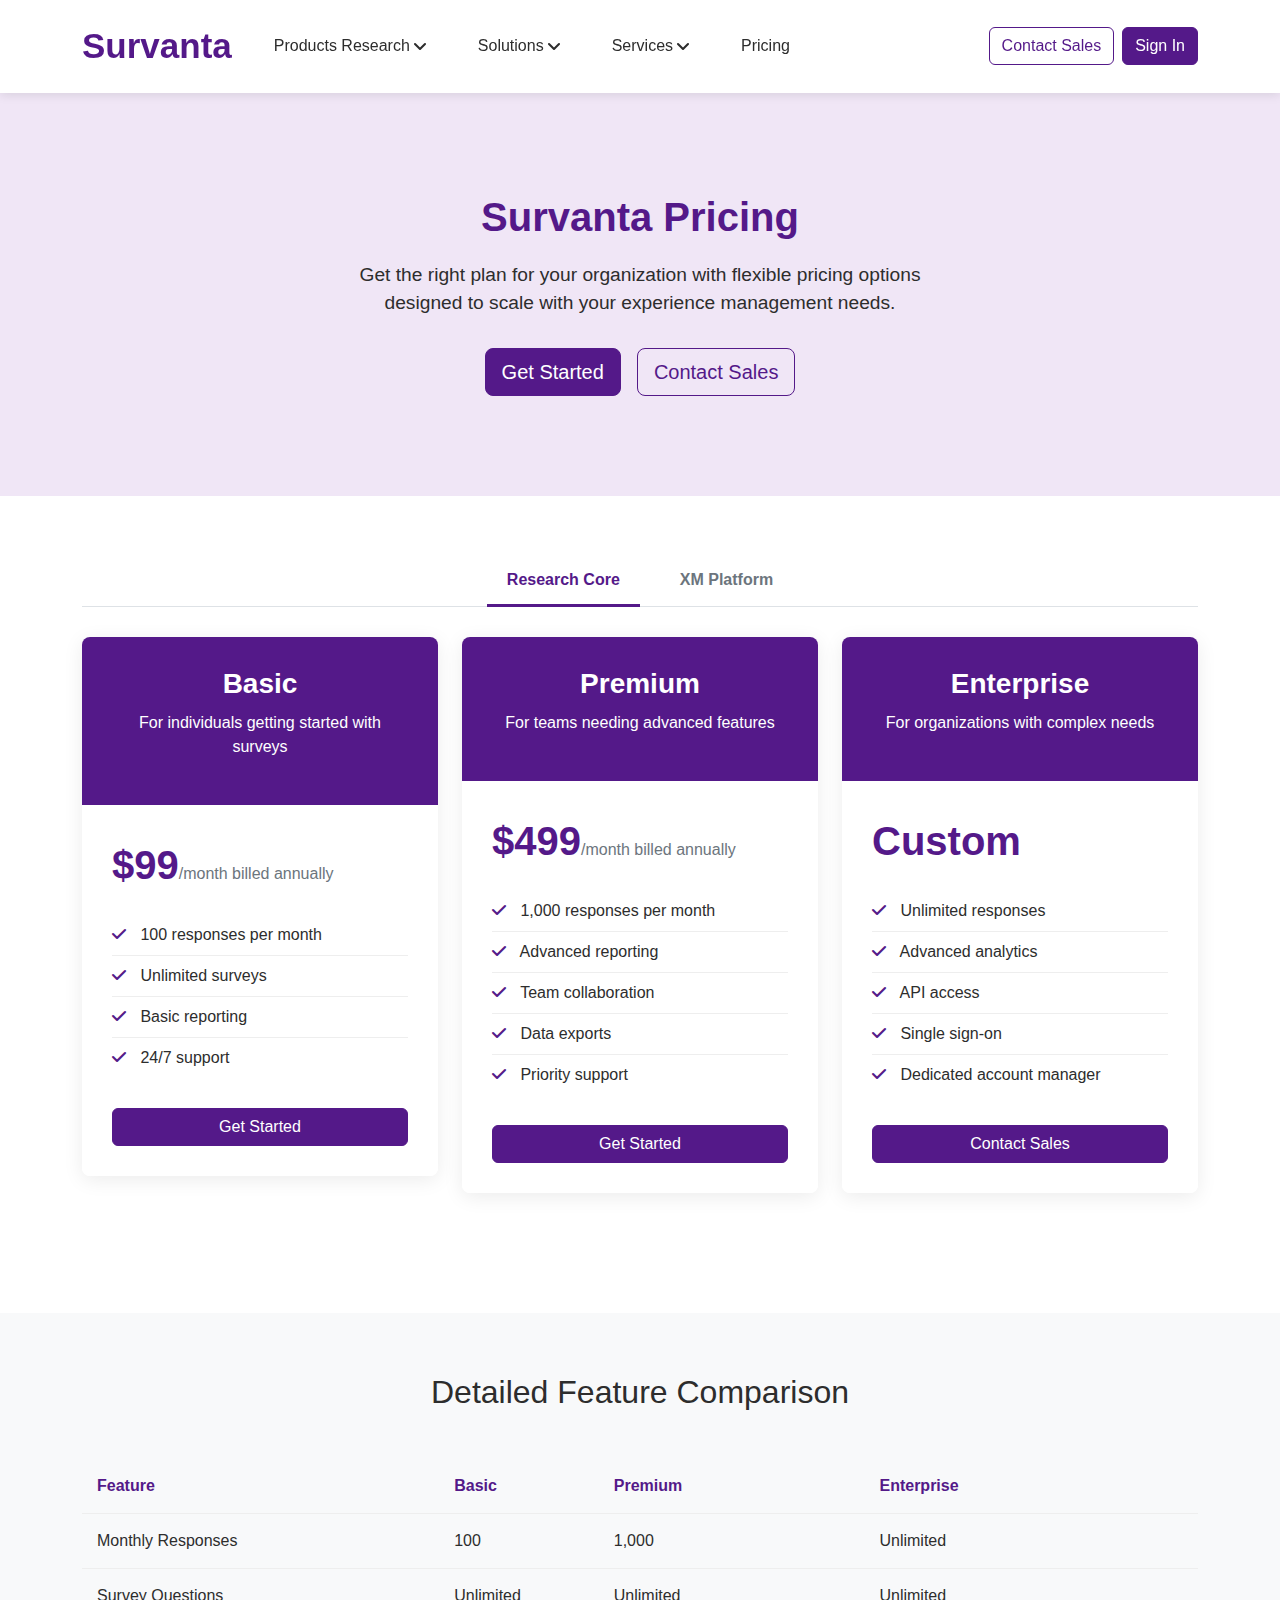
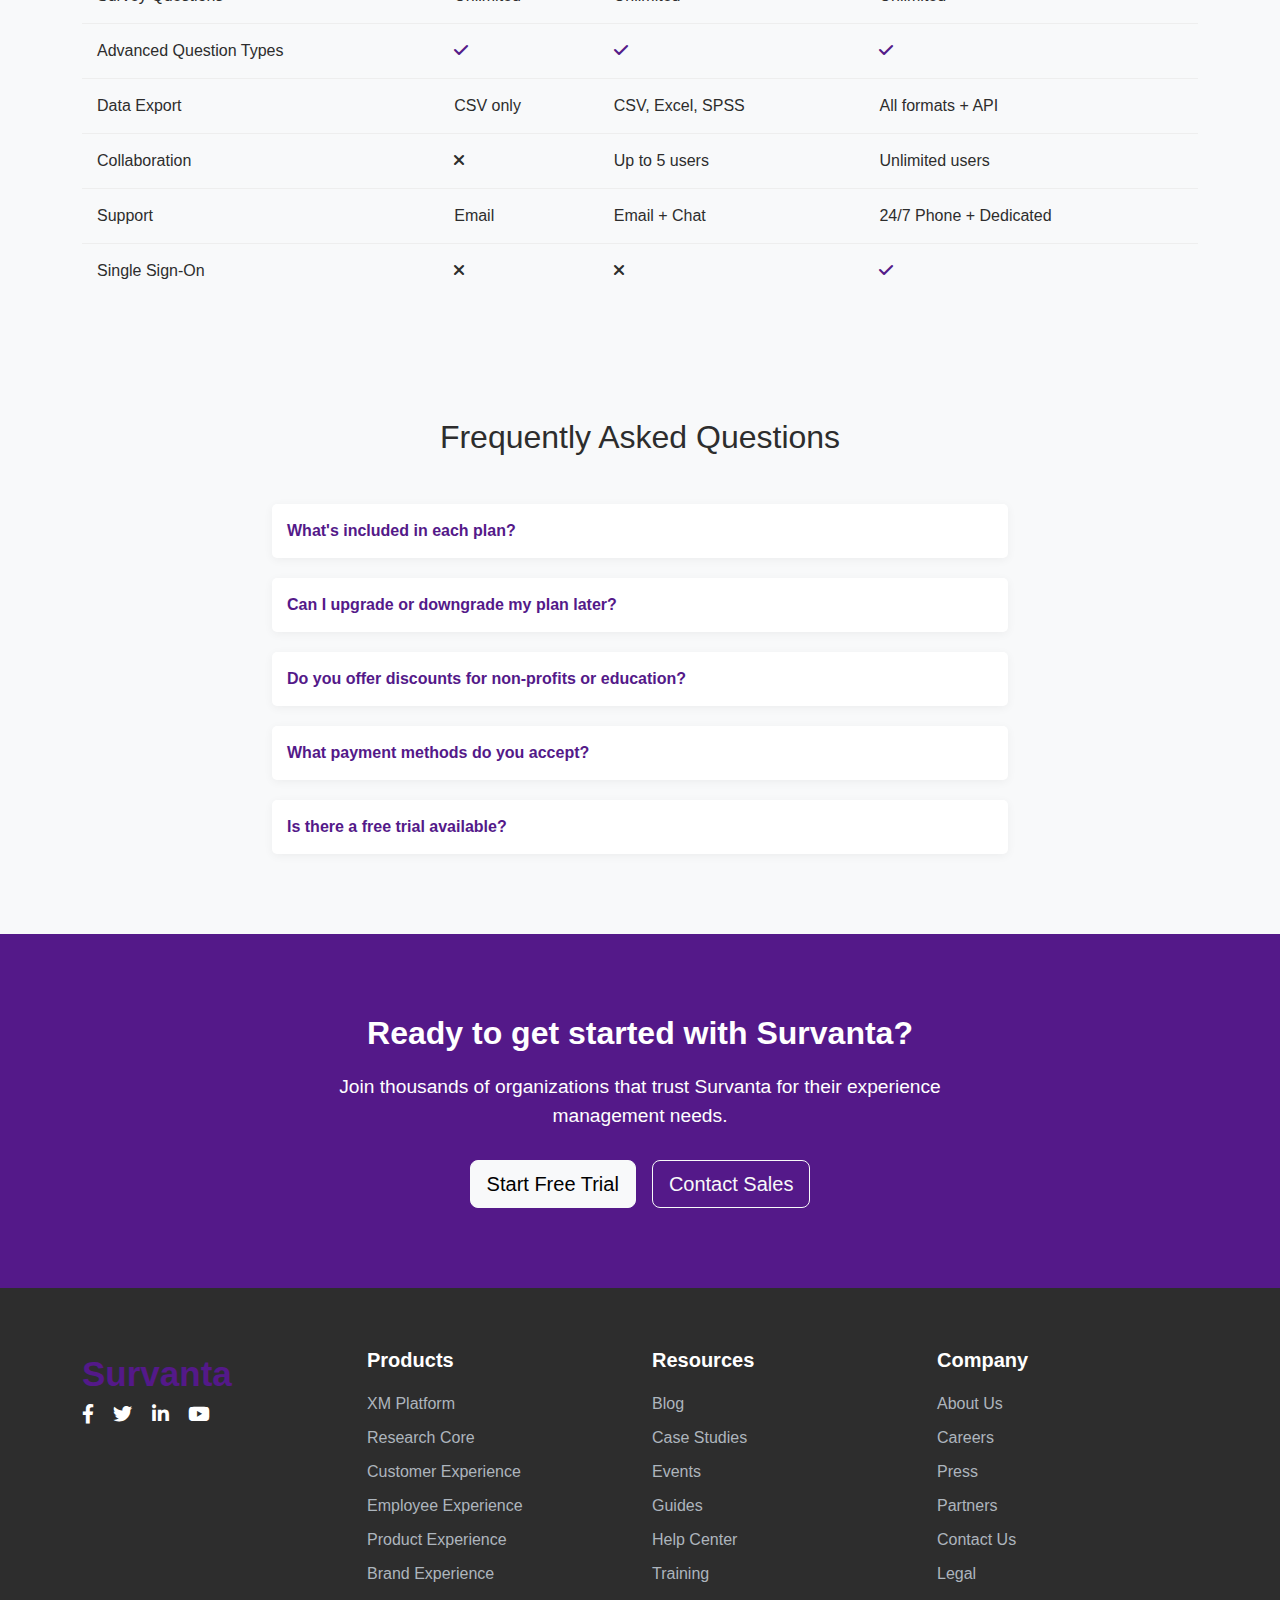
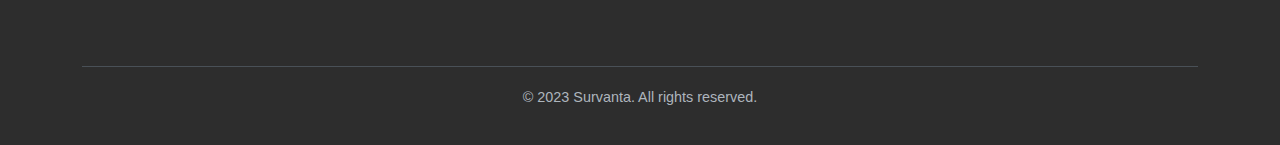
<file: pricing.html>
<!DOCTYPE html>
<html lang="en">
<head>
    <meta charset="UTF-8">
    <meta name="viewport" content="width=device-width, initial-scale=1.0">
    <title>Survanta Pricing | Experience Management Software</title>
    <link href="https://cdn.jsdelivr.net/npm/bootstrap@5.3.0/dist/css/bootstrap.min.css" rel="stylesheet">
    <link rel="stylesheet" href="https://cdnjs.cloudflare.com/ajax/libs/font-awesome/6.0.0/css/all.min.css">
    
    <link rel="stylesheet" href="styles.css">

    <!-- Font Awesome for the chevron icon -->
    <link rel="stylesheet" href="https://cdnjs.cloudflare.com/ajax/libs/font-awesome/6.0.0/css/all.min.css">
    
    </head>
    <body>
    
    
    
    
    
    
   <!-- Navigation -->
<nav class="navbar navbar-expand-lg navbar-light sticky-top">
    <div class="container">
        <a class="navbar-brand" href="index.html">
            <div class="survanta">Survanta</div>
        </a>
        <button class="navbar-toggler" type="button" data-bs-toggle="collapse" data-bs-target="#navbarNavDropdown" aria-controls="navbarNavDropdown" aria-expanded="false" aria-label="Toggle navigation">
            <span class="navbar-toggler-icon"></span>
        </button>
        <div class="collapse navbar-collapse" id="navbarNavDropdown">
            <ul class="navbar-nav me-auto">
                <!-- Products Dropdown -->
                <li class="nav-item dropdown dropdown-mega">
                    <a class="nav-link dropdown-toggle" href="product-research.html" id="productsDropdown" role="button" data-bs-toggle="dropdown" aria-expanded="false">
                        Products Research
                        <i class="fa-solid fa-angle-down ms-1"></i>
                    </a>
                    <div class="dropdown-menu mega-menu" aria-labelledby="productsDropdown">
                        <div class="container">
                            <div class="row">
                                <div class="col-md-4">
                                    <h5>Platform</h5>
                                    <ul class="list-unstyled">
                                        <li><a class="dropdown-item" href="#">XM Platform</a></li>
                                        <li><a class="dropdown-item" href="#">Research Core</a></li>
                                        <li><a class="dropdown-item" href="#">Stats iQ</a></li>
                                        <li><a class="dropdown-item" href="#">Text iQ</a></li>
                                        <li><a class="dropdown-item" href="#">Driver iQ</a></li>
                                    </ul>
                                </div>
                                <div class="col-md-4">
                                    <h5>Solutions</h5>
                                    <ul class="list-unstyled">
                                        <li><a class="dropdown-item" href="#">Customer Experience</a></li>
                                        <li><a class="dropdown-item" href="#">Employee Experience</a></li>
                                        <li><a class="dropdown-item" href="#">Product Experience</a></li>
                                        <li><a class="dropdown-item" href="#">Brand Experience</a></li>
                                    </ul>
                                </div>
                                <div class="col-md-4">
                                    <h5>Features</h5>
                                    <ul class="list-unstyled">
                                        <li><a class="dropdown-item" href="#">Survey Software</a></li>
                                        <li><a class="dropdown-item" href="#">Dashboards</a></li>
                                        <li><a class="dropdown-item" href="#">Advanced Analytics</a></li>
                                        <li><a class="dropdown-item" href="#">Integrations</a></li>
                                    </ul>
                                </div>
                            </div>
                        </div>
                    </div>
                </li>
                
                <!-- Solutions Dropdown -->
                <li class="nav-item dropdown dropdown-mega">
                    <a class="nav-link dropdown-toggle" href="index.html" id="homeDropdown" role="button" data-bs-toggle="dropdown" aria-expanded="false">
                        Solutions
                        <i class="fa-solid fa-angle-down ms-1"></i>
                    </a>
                    <div class="dropdown-menu mega-menu" aria-labelledby="homeDropdown">
                        <div class="container">
                            <div class="row">
                                <div class="col-md-4">
                                    <h5>By Role</h5>
                                    <ul class="list-unstyled">
                                        <li><a class="dropdown-item" href="#">HR & People Teams</a></li>
                                        <li><a class="dropdown-item" href="#">Customer Experience</a></li>
                                        <li><a class="dropdown-item" href="#">Market Research</a></li>
                                        <li><a class="dropdown-item" href="#">Product Management</a></li>
                                        <li><a class="dropdown-item" href="#">Marketing Teams</a></li>
                                    </ul>
                                </div>
                                <div class="col-md-4">
                                    <h5>By Industry</h5>
                                    <ul class="list-unstyled">
                                        <li><a class="dropdown-item" href="#">Financial Services</a></li>
                                        <li><a class="dropdown-item" href="#">Healthcare</a></li>
                                        <li><a class="dropdown-item" href="#">Retail</a></li>
                                        <li><a class="dropdown-item" href="#">Technology</a></li>
                                        <li><a class="dropdown-item" href="#">Education</a></li>
                                    </ul>
                                </div>
                                <div class="col-md-4">
                                    <h5>By Need</h5>
                                    <ul class="list-unstyled">
                                        <li><a class="dropdown-item" href="#">Voice of Customer</a></li>
                                        <li><a class="dropdown-item" href="#">Employee Engagement</a></li>
                                        <li><a class="dropdown-item" href="#">Product Research</a></li>
                                        <li><a class="dropdown-item" href="#">Brand Tracking</a></li>
                                    </ul>
                                </div>
                            </div>
                        </div>
                    </div>
                </li>
                
                <!-- Services Dropdown -->
                <li class="nav-item dropdown dropdown-mega">
                    <a class="nav-link dropdown-toggle" href="services.html" id="servicesDropdown" role="button" data-bs-toggle="dropdown" aria-expanded="false">
                        Services
                        <i class="fa-solid fa-angle-down ms-1"></i>
                    </a>
                    <div class="dropdown-menu mega-menu" aria-labelledby="servicesDropdown">
                        <div class="container">
                            <div class="row">
                                <div class="col-md-3">
                                    <h5>Financial Services</h5>
                                    <ul class="list-unstyled">
                                        <li><a class="dropdown-item" href="#">Banking</a></li>
                                        <li><a class="dropdown-item" href="#">Insurance</a></li>
                                        <li><a class="dropdown-item" href="#">Wealth Management</a></li>
                                    </ul>
                                </div>
                                <div class="col-md-3">
                                    <h5>Healthcare</h5>
                                    <ul class="list-unstyled">
                                        <li><a class="dropdown-item" href="#">Providers</a></li>
                                        <li><a class="dropdown-item" href="#">Payers</a></li>
                                        <li><a class="dropdown-item" href="#">Pharmaceutical</a></li>
                                    </ul>
                                </div>
                                <div class="col-md-3">
                                    <h5>Retail & Hospitality</h5>
                                    <ul class="list-unstyled">
                                        <li><a class="dropdown-item" href="#">Retail</a></li>
                                        <li><a class="dropdown-item" href="#">Restaurants</a></li>
                                        <li><a class="dropdown-item" href="#">Travel</a></li>
                                    </ul>
                                </div>
                                <div class="col-md-3">
                                    <h5>Technology</h5>
                                    <ul class="list-unstyled">
                                        <li><a class="dropdown-item" href="#">Software</a></li>
                                        <li><a class="dropdown-item" href="#">Hardware</a></li>
                                        <li><a class="dropdown-item" href="#">Telecom</a></li>
                                    </ul>
                                </div>
                            </div>
                        </div>
                    </div>
                </li>
                
                <!-- Simple Link (no dropdown) -->
                <li class="nav-item">
                    <a class="nav-link" href="pricing.html">Pricing</a>
                </li>
            </ul>
            <div class="d-flex">
                <a href="#" class="btn btn-outline-primary me-2">Contact Sales</a>
                <a href="#" class="btn btn-primary">Sign In</a>
            </div>
        </div>
    </div>
</nav>

    <!-- Hero Section -->
    <section class="hero">
        <div class="container">
            <h1>Survanta Pricing</h1>
            <p>Get the right plan for your organization with flexible pricing options designed to scale with your experience management needs.</p>
            <div class="d-flex justify-content-center gap-3">
                <a href="#" class="btn btn-primary btn-lg">Get Started</a>
                <a href="#" class="btn btn-outline-primary btn-lg">Contact Sales</a>
            </div>
        </div>
    </section>

    <!-- Pricing Tabs -->
    <section class="pricing-section">
        <div class="container">
            <ul class="nav nav-tabs justify-content-center" id="pricingTabs" role="tablist">
                <li class="nav-item" role="presentation">
                    <button class="nav-link active" id="research-tab" data-bs-toggle="tab" data-bs-target="#research" type="button" role="tab">Research Core</button>
                </li>
                <li class="nav-item" role="presentation">
                    <button class="nav-link" id="xm-tab" data-bs-toggle="tab" data-bs-target="#xm" type="button" role="tab">XM Platform</button>
                </li>
            </ul>
            
            <div class="tab-content" id="pricingTabsContent">
                <div class="tab-pane fade show active" id="research" role="tabpanel">
                    <div class="row">
                        <div class="col-md-4">
                            <div class="pricing-card">
                                <div class="pricing-header">
                                    <h3>Basic</h3>
                                    <p>For individuals getting started with surveys</p>
                                </div>
                                <div class="pricing-body">
                                    <div class="price">$99<span>/month billed annually</span></div>
                                    <ul class="feature-list">
                                        <li><i class="fas fa-check"></i> 100 responses per month</li>
                                        <li><i class="fas fa-check"></i> Unlimited surveys</li>
                                        <li><i class="fas fa-check"></i> Basic reporting</li>
                                        <li><i class="fas fa-check"></i> 24/7 support</li>
                                    </ul>
                                    <a href="#" class="btn btn-primary w-100">Get Started</a>
                                </div>
                            </div>
                        </div>
                        <div class="col-md-4">
                            <div class="pricing-card">
                                <div class="pricing-header">
                                    <h3>Premium</h3>
                                    <p>For teams needing advanced features</p>
                                </div>
                                <div class="pricing-body">
                                    <div class="price">$499<span>/month billed annually</span></div>
                                    <ul class="feature-list">
                                        <li><i class="fas fa-check"></i> 1,000 responses per month</li>
                                        <li><i class="fas fa-check"></i> Advanced reporting</li>
                                        <li><i class="fas fa-check"></i> Team collaboration</li>
                                        <li><i class="fas fa-check"></i> Data exports</li>
                                        <li><i class="fas fa-check"></i> Priority support</li>
                                    </ul>
                                    <a href="#" class="btn btn-primary w-100">Get Started</a>
                                </div>
                            </div>
                        </div>
                        <div class="col-md-4">
                            <div class="pricing-card">
                                <div class="pricing-header">
                                    <h3>Enterprise</h3>
                                    <p>For organizations with complex needs</p>
                                </div>
                                <div class="pricing-body">
                                    <div class="price">Custom</div>
                                    <ul class="feature-list">
                                        <li><i class="fas fa-check"></i> Unlimited responses</li>
                                        <li><i class="fas fa-check"></i> Advanced analytics</li>
                                        <li><i class="fas fa-check"></i> API access</li>
                                        <li><i class="fas fa-check"></i> Single sign-on</li>
                                        <li><i class="fas fa-check"></i> Dedicated account manager</li>
                                    </ul>
                                    <a href="#" class="btn btn-primary w-100">Contact Sales</a>
                                </div>
                            </div>
                        </div>
                    </div>
                </div>
                
                <div class="tab-pane fade" id="xm" role="tabpanel">
                    <div class="row">
                        <div class="col-md-4">
                            <div class="pricing-card">
                                <div class="pricing-header">
                                    <h3>Essentials</h3>
                                    <p>For teams starting with XM</p>
                                </div>
                                <div class="pricing-body">
                                    <div class="price">$1,500<span>/year per user</span></div>
                                    <ul class="feature-list">
                                        <li><i class="fas fa-check"></i> 4 XM solutions</li>
                                        <li><i class="fas fa-check"></i> Basic dashboards</li>
                                        <li><i class="fas fa-check"></i> Standard integrations</li>
                                        <li><i class="fas fa-check"></i> Community support</li>
                                    </ul>
                                    <a href="#" class="btn btn-primary w-100">Get Started</a>
                                </div>
                            </div>
                        </div>
                        <div class="col-md-4">
                            <div class="pricing-card">
                                <div class="pricing-header">
                                    <h3>Professional</h3>
                                    <p>For organizations scaling XM</p>
                                </div>
                                <div class="pricing-body">
                                    <div class="price">$3,000<span>/year per user</span></div>
                                    <ul class="feature-list">
                                        <li><i class="fas fa-check"></i> All XM solutions</li>
                                        <li><i class="fas fa-check"></i> Advanced analytics</li>
                                        <li><i class="fas fa-check"></i> API access</li>
                                        <li><i class="fas fa-check"></i> Priority support</li>
                                        <li><i class="fas fa-check"></i> Basic automation</li>
                                    </ul>
                                    <a href="#" class="btn btn-primary w-100">Get Started</a>
                                </div>
                            </div>
                        </div>
                        <div class="col-md-4">
                            <div class="pricing-card">
                                <div class="pricing-header">
                                    <h3>Enterprise</h3>
                                    <p>For enterprise-wide XM programs</p>
                                </div>
                                <div class="pricing-body">
                                    <div class="price">Custom</div>
                                    <ul class="feature-list">
                                        <li><i class="fas fa-check"></i> Unlimited solutions</li>
                                        <li><i class="fas fa-check"></i> Predictive analytics</li>
                                        <li><i class="fas fa-check"></i> Advanced automation</li>
                                        <li><i class="fas fa-check"></i> Single sign-on</li>
                                        <li><i class="fas fa-check"></i> Dedicated CSM</li>
                                    </ul>
                                    <a href="#" class="btn btn-primary w-100">Contact Sales</a>
                                </div>
                            </div>
                        </div>
                    </div>
                </div>
            </div>
        </div>
    </section>

    <!-- Feature Comparison -->
    <section class="pricing-section bg-light">
        <div class="container">
            <h2 class="text-center mb-5">Detailed Feature Comparison</h2>
            <div class="table-responsive">
                <table class="comparison-table">
                    <thead>
                        <tr>
                            <th>Feature</th>
                            <th>Basic</th>
                            <th>Premium</th>
                            <th>Enterprise</th>
                        </tr>
                    </thead>
                    <tbody>
                        <tr>
                            <td>Monthly Responses</td>
                            <td>100</td>
                            <td>1,000</td>
                            <td>Unlimited</td>
                        </tr>
                        <tr>
                            <td>Survey Questions</td>
                            <td>Unlimited</td>
                            <td>Unlimited</td>
                            <td>Unlimited</td>
                        </tr>
                        <tr>
                            <td>Advanced Question Types</td>
                            <td><i class="fas fa-check check-icon"></i></td>
                            <td><i class="fas fa-check check-icon"></i></td>
                            <td><i class="fas fa-check check-icon"></i></td>
                        </tr>
                        <tr>
                            <td>Data Export</td>
                            <td>CSV only</td>
                            <td>CSV, Excel, SPSS</td>
                            <td>All formats + API</td>
                        </tr>
                        <tr>
                            <td>Collaboration</td>
                            <td><i class="fas fa-times"></i></td>
                            <td>Up to 5 users</td>
                            <td>Unlimited users</td>
                        </tr>
                        <tr>
                            <td>Support</td>
                            <td>Email</td>
                            <td>Email + Chat</td>
                            <td>24/7 Phone + Dedicated</td>
                        </tr>
                        <tr>
                            <td>Single Sign-On</td>
                            <td><i class="fas fa-times"></i></td>
                            <td><i class="fas fa-times"></i></td>
                            <td><i class="fas fa-check check-icon"></i></td>
                        </tr>
                    </tbody>
                </table>
            </div>
        </div>
    </section>

    <!-- FAQ Section -->
    <section class="faq-section">
        <div class="container">
            <h2 class="text-center mb-5">Frequently Asked Questions</h2>
            <div class="row justify-content-center">
                <div class="col-lg-8">
                    <div class="faq-item">
                        <div class="faq-question" onclick="toggleAnswer(this)">What's included in each plan?</div>
                        <div class="faq-answer">
                            <p>Our Basic plan includes core survey functionality with limited responses. Premium adds advanced features and more responses. Enterprise provides unlimited capabilities with custom solutions tailored to your organization's needs.</p>
                        </div>
                    </div>
                    <div class="faq-item">
                        <div class="faq-question" onclick="toggleAnswer(this)">Can I upgrade or downgrade my plan later?</div>
                        <div class="faq-answer">
                            <p>Yes, you can change your plan at any time. Upgrades take effect immediately with a prorated charge. Downgrades take effect at your next billing cycle.</p>
                        </div>
                    </div>
                    <div class="faq-item">
                        <div class="faq-question" onclick="toggleAnswer(this)">Do you offer discounts for non-profits or education?</div>
                        <div class="faq-answer">
                            <p>Yes, we offer special pricing for academic institutions and non-profit organizations. Please contact our sales team for more information.</p>
                        </div>
                    </div>
                    <div class="faq-item">
                        <div class="faq-question" onclick="toggleAnswer(this)">What payment methods do you accept?</div>
                        <div class="faq-answer">
                            <p>We accept all major credit cards (Visa, MasterCard, American Express, Discover) as well as PayPal. Enterprise customers can also pay via invoice.</p>
                        </div>
                    </div>
                    <div class="faq-item">
                        <div class="faq-question" onclick="toggleAnswer(this)">Is there a free trial available?</div>
                        <div class="faq-answer">
                            <p>Yes, we offer a 30-day free trial for our Basic and Premium plans. No credit card is required to start your trial.</p>
                        </div>
                    </div>
                </div>
            </div>
        </div>
    </section>

    <!-- CTA Section -->
    <section class="cta-section">
        <div class="container">
            <h2>Ready to get started with Survanta?</h2>
            <p>Join thousands of organizations that trust Survanta for their experience management needs.</p>
            <div class="d-flex justify-content-center gap-3">
                <a href="#" class="btn btn-light btn-lg">Start Free Trial</a>
                <a href="#" class="btn btn-outline-light btn-lg">Contact Sales</a>
            </div>
        </div>
    </section>

    <!-- Footer -->
    <footer>
        <div class="container">
            <div class="row">
                <div class="col-lg-3 mb-4">
                    <div class="footer-logo">
                        <div class="survanta">Survanta</div>
                    </div>
                    <div class="social-icons">
                        <a href="#"><i class="fab fa-facebook-f"></i></a>
                        <a href="#"><i class="fab fa-twitter"></i></a>
                        <a href="#"><i class="fab fa-linkedin-in"></i></a>
                        <a href="#"><i class="fab fa-youtube"></i></a>
                    </div>
                </div>
                <div class="col-lg-3 col-md-6 mb-4">
                    <div class="footer-links">
                        <h5>Products</h5>
                        <ul>
                            <li><a href="#">XM Platform</a></li>
                            <li><a href="#">Research Core</a></li>
                            <li><a href="#">Customer Experience</a></li>
                            <li><a href="#">Employee Experience</a></li>
                            <li><a href="#">Product Experience</a></li>
                            <li><a href="#">Brand Experience</a></li>
                        </ul>
                    </div>
                </div>
                <div class="col-lg-3 col-md-6 mb-4">
                    <div class="footer-links">
                        <h5>Resources</h5>
                        <ul>
                            <li><a href="#">Blog</a></li>
                            <li><a href="#">Case Studies</a></li>
                            <li><a href="#">Events</a></li>
                            <li><a href="#">Guides</a></li>
                            <li><a href="#">Help Center</a></li>
                            <li><a href="#">Training</a></li>
                        </ul>
                    </div>
                </div>
                <div class="col-lg-3 col-md-6 mb-4">
                    <div class="footer-links">
                        <h5>Company</h5>
                        <ul>
                            <li><a href="#">About Us</a></li>
                            <li><a href="#">Careers</a></li>
                            <li><a href="#">Press</a></li>
                            <li><a href="#">Partners</a></li>
                            <li><a href="#">Contact Us</a></li>
                            <li><a href="#">Legal</a></li>
                        </ul>
                    </div>
                </div>
            </div>
            <div class="copyright text-center">
                <p>© 2023 Survanta. All rights reserved.</p>
            </div>
        </div>
    </footer>

    <script src="https://cdn.jsdelivr.net/npm/bootstrap@5.3.0/dist/js/bootstrap.bundle.min.js"></script>
    <script src="script.js"></script>
</body>
</html>
</file>
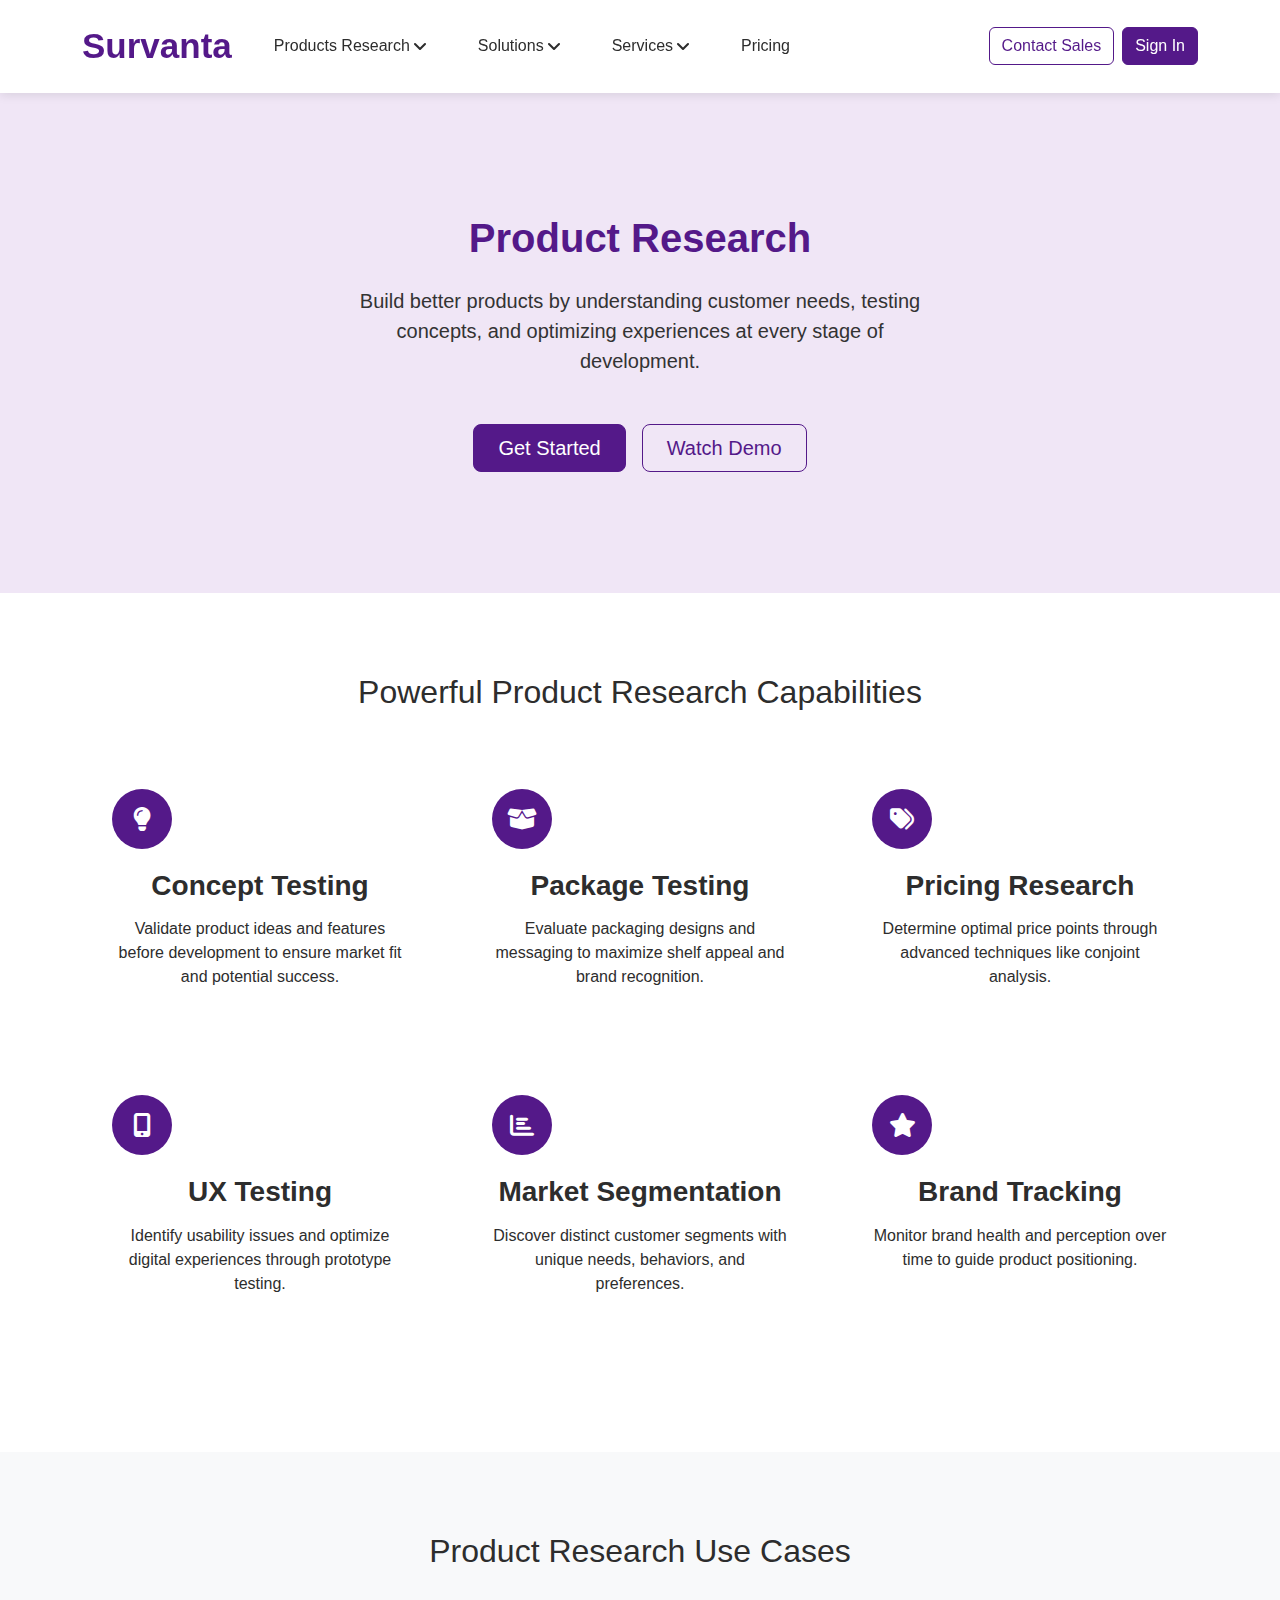
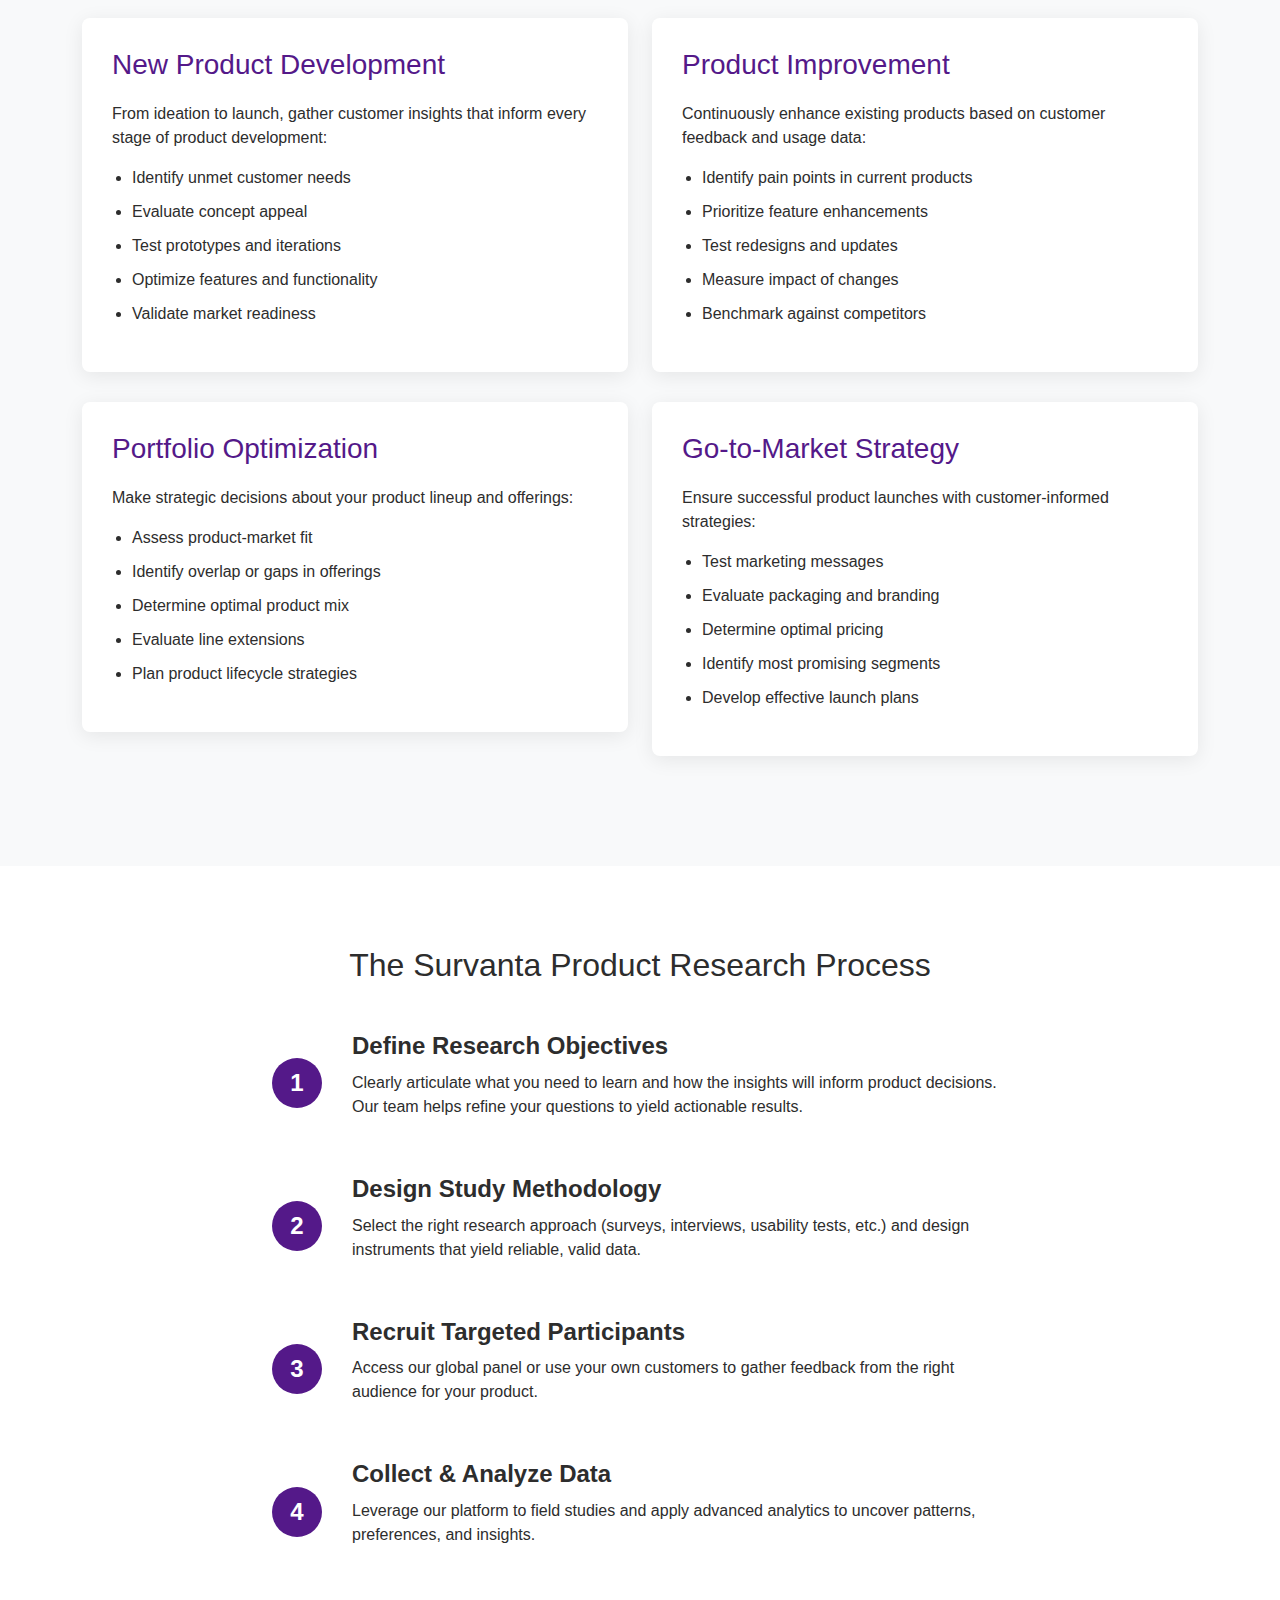
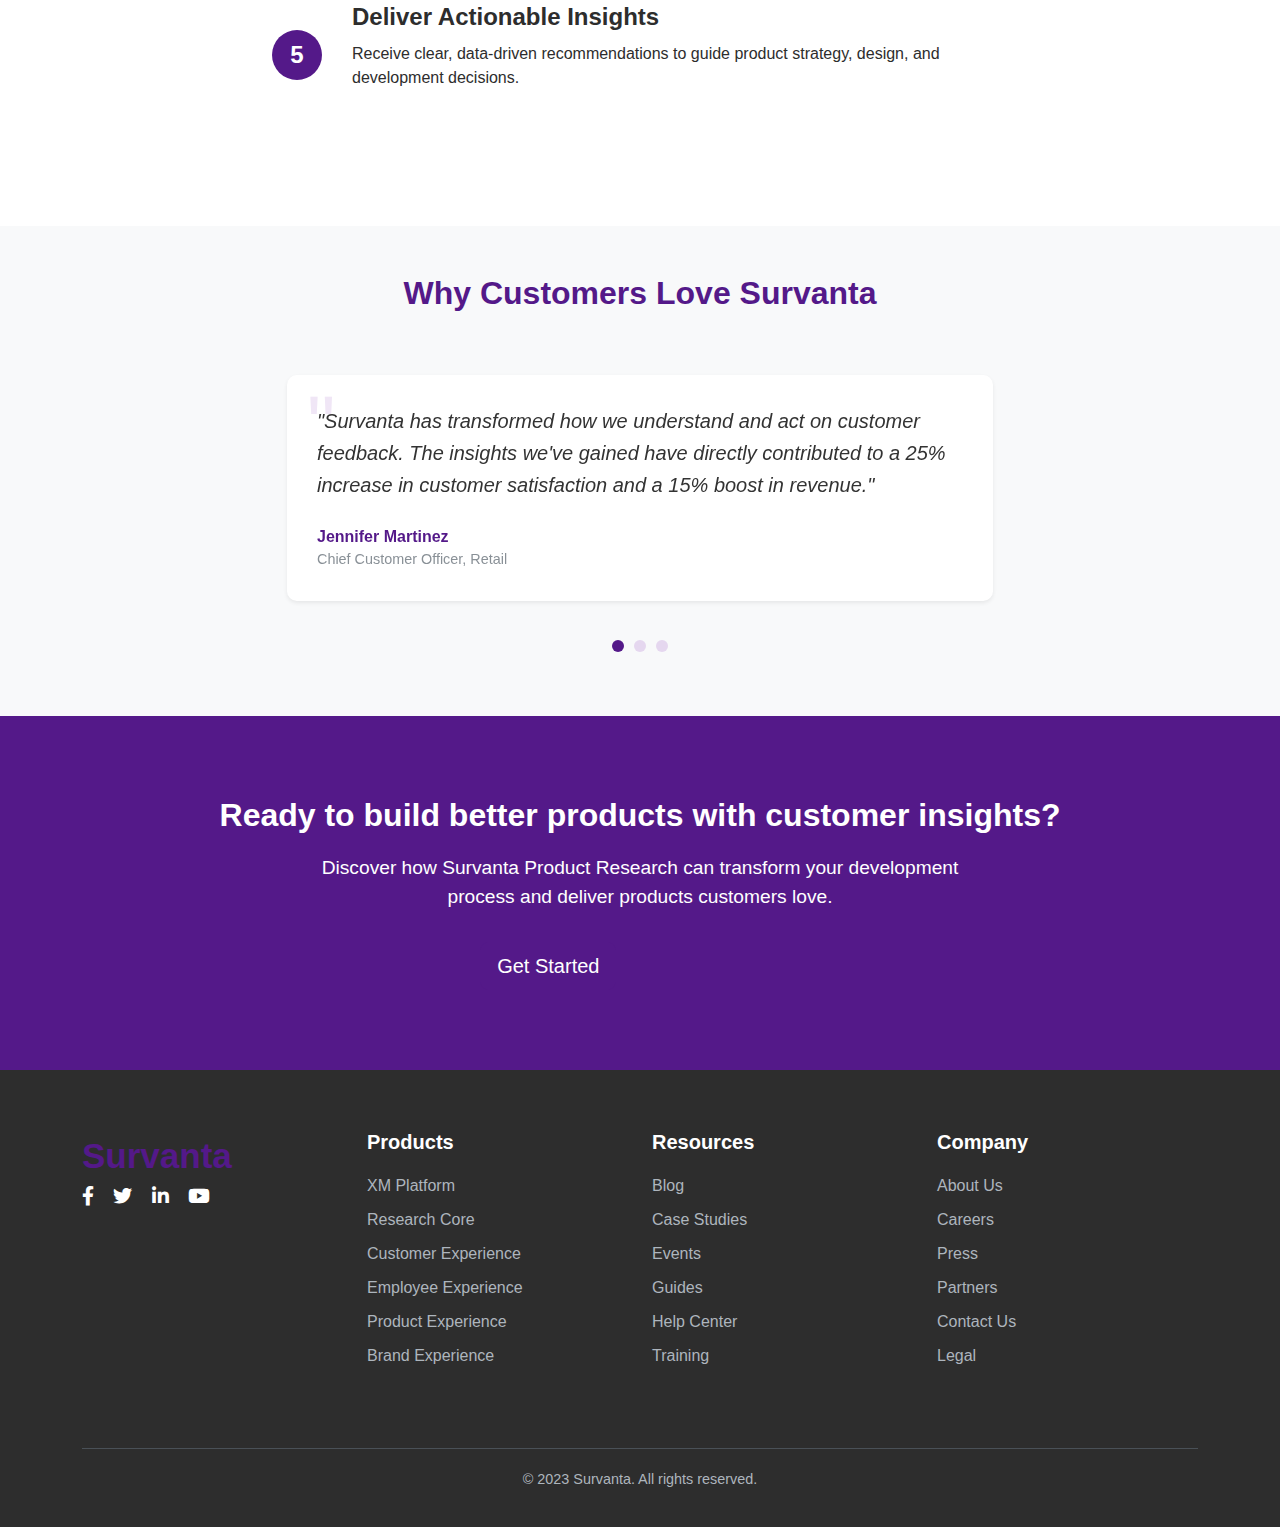
<file: product-research.html>
<!DOCTYPE html>
<html lang="en">
<head>
    <meta charset="UTF-8">
    <meta name="viewport" content="width=device-width, initial-scale=1.0">
    <title>Product Research | Survanta Experience Management</title>
    <link href="https://cdn.jsdelivr.net/npm/bootstrap@5.3.0/dist/css/bootstrap.min.css" rel="stylesheet">
    <link rel="stylesheet" href="https://cdnjs.cloudflare.com/ajax/libs/font-awesome/6.0.0/css/all.min.css">
    
    <link rel="stylesheet" href="styles.css">

    <!-- Font Awesome for the chevron icon -->
    <link rel="stylesheet" href="https://cdnjs.cloudflare.com/ajax/libs/font-awesome/6.0.0/css/all.min.css">
    
    </head>
    <body>
    
    
    
    
    
    
   <!-- Navigation -->
<nav class="navbar navbar-expand-lg navbar-light sticky-top">
    <div class="container">
        <a class="navbar-brand" href="index.html">
            <div class="survanta">Survanta</div>
        </a>
        <button class="navbar-toggler" type="button" data-bs-toggle="collapse" data-bs-target="#navbarNavDropdown" aria-controls="navbarNavDropdown" aria-expanded="false" aria-label="Toggle navigation">
            <span class="navbar-toggler-icon"></span>
        </button>
        <div class="collapse navbar-collapse" id="navbarNavDropdown">
            <ul class="navbar-nav me-auto">
                <!-- Products Dropdown -->
                <li class="nav-item dropdown dropdown-mega">
                    <a class="nav-link dropdown-toggle" href="product-research.html" id="productsDropdown" role="button" data-bs-toggle="dropdown" aria-expanded="false">
                        Products Research
                        <i class="fa-solid fa-angle-down ms-1"></i>
                    </a>
                    <div class="dropdown-menu mega-menu" aria-labelledby="productsDropdown">
                        <div class="container">
                            <div class="row">
                                <div class="col-md-4">
                                    <h5>Platform</h5>
                                    <ul class="list-unstyled">
                                        <li><a class="dropdown-item" href="#">XM Platform</a></li>
                                        <li><a class="dropdown-item" href="#">Research Core</a></li>
                                        <li><a class="dropdown-item" href="#">Stats iQ</a></li>
                                        <li><a class="dropdown-item" href="#">Text iQ</a></li>
                                        <li><a class="dropdown-item" href="#">Driver iQ</a></li>
                                    </ul>
                                </div>
                                <div class="col-md-4">
                                    <h5>Solutions</h5>
                                    <ul class="list-unstyled">
                                        <li><a class="dropdown-item" href="#">Customer Experience</a></li>
                                        <li><a class="dropdown-item" href="#">Employee Experience</a></li>
                                        <li><a class="dropdown-item" href="#">Product Experience</a></li>
                                        <li><a class="dropdown-item" href="#">Brand Experience</a></li>
                                    </ul>
                                </div>
                                <div class="col-md-4">
                                    <h5>Features</h5>
                                    <ul class="list-unstyled">
                                        <li><a class="dropdown-item" href="#">Survey Software</a></li>
                                        <li><a class="dropdown-item" href="#">Dashboards</a></li>
                                        <li><a class="dropdown-item" href="#">Advanced Analytics</a></li>
                                        <li><a class="dropdown-item" href="#">Integrations</a></li>
                                    </ul>
                                </div>
                            </div>
                        </div>
                    </div>
                </li>
                
                <!-- Solutions Dropdown -->
                <li class="nav-item dropdown dropdown-mega">
                    <a class="nav-link dropdown-toggle" href="index.html" id="homeDropdown" role="button" data-bs-toggle="dropdown" aria-expanded="false">
                        Solutions
                        <i class="fa-solid fa-angle-down ms-1"></i>
                    </a>
                    <div class="dropdown-menu mega-menu" aria-labelledby="homeDropdown">
                        <div class="container">
                            <div class="row">
                                <div class="col-md-4">
                                    <h5>By Role</h5>
                                    <ul class="list-unstyled">
                                        <li><a class="dropdown-item" href="#">HR & People Teams</a></li>
                                        <li><a class="dropdown-item" href="#">Customer Experience</a></li>
                                        <li><a class="dropdown-item" href="#">Market Research</a></li>
                                        <li><a class="dropdown-item" href="#">Product Management</a></li>
                                        <li><a class="dropdown-item" href="#">Marketing Teams</a></li>
                                    </ul>
                                </div>
                                <div class="col-md-4">
                                    <h5>By Industry</h5>
                                    <ul class="list-unstyled">
                                        <li><a class="dropdown-item" href="#">Financial Services</a></li>
                                        <li><a class="dropdown-item" href="#">Healthcare</a></li>
                                        <li><a class="dropdown-item" href="#">Retail</a></li>
                                        <li><a class="dropdown-item" href="#">Technology</a></li>
                                        <li><a class="dropdown-item" href="#">Education</a></li>
                                    </ul>
                                </div>
                                <div class="col-md-4">
                                    <h5>By Need</h5>
                                    <ul class="list-unstyled">
                                        <li><a class="dropdown-item" href="#">Voice of Customer</a></li>
                                        <li><a class="dropdown-item" href="#">Employee Engagement</a></li>
                                        <li><a class="dropdown-item" href="#">Product Research</a></li>
                                        <li><a class="dropdown-item" href="#">Brand Tracking</a></li>
                                    </ul>
                                </div>
                            </div>
                        </div>
                    </div>
                </li>
                
                <!-- Services Dropdown -->
                <li class="nav-item dropdown dropdown-mega">
                    <a class="nav-link dropdown-toggle" href="services.html" id="servicesDropdown" role="button" data-bs-toggle="dropdown" aria-expanded="false">
                        Services
                        <i class="fa-solid fa-angle-down ms-1"></i>
                    </a>
                    <div class="dropdown-menu mega-menu" aria-labelledby="servicesDropdown">
                        <div class="container">
                            <div class="row">
                                <div class="col-md-3">
                                    <h5>Financial Services</h5>
                                    <ul class="list-unstyled">
                                        <li><a class="dropdown-item" href="#">Banking</a></li>
                                        <li><a class="dropdown-item" href="#">Insurance</a></li>
                                        <li><a class="dropdown-item" href="#">Wealth Management</a></li>
                                    </ul>
                                </div>
                                <div class="col-md-3">
                                    <h5>Healthcare</h5>
                                    <ul class="list-unstyled">
                                        <li><a class="dropdown-item" href="#">Providers</a></li>
                                        <li><a class="dropdown-item" href="#">Payers</a></li>
                                        <li><a class="dropdown-item" href="#">Pharmaceutical</a></li>
                                    </ul>
                                </div>
                                <div class="col-md-3">
                                    <h5>Retail & Hospitality</h5>
                                    <ul class="list-unstyled">
                                        <li><a class="dropdown-item" href="#">Retail</a></li>
                                        <li><a class="dropdown-item" href="#">Restaurants</a></li>
                                        <li><a class="dropdown-item" href="#">Travel</a></li>
                                    </ul>
                                </div>
                                <div class="col-md-3">
                                    <h5>Technology</h5>
                                    <ul class="list-unstyled">
                                        <li><a class="dropdown-item" href="#">Software</a></li>
                                        <li><a class="dropdown-item" href="#">Hardware</a></li>
                                        <li><a class="dropdown-item" href="#">Telecom</a></li>
                                    </ul>
                                </div>
                            </div>
                        </div>
                    </div>
                </li>
                
                <!-- Simple Link (no dropdown) -->
                <li class="nav-item">
                    <a class="nav-link" href="pricing.html">Pricing</a>
                </li>
            </ul>
            <div class="d-flex">
                <a href="#" class="btn btn-outline-primary me-2">Contact Sales</a>
                <a href="#" class="btn btn-primary">Sign In</a>
            </div>
        </div>
    </div>
</nav>

    <!-- Hero Section -->
    <section class="hero d-flex align-items-center" style="min-height: 500px; background-color: #f0e6f6;">
        <div class="container">
            <div class="row justify-content-center text-center">
                <div class="col-lg-8">
                    <h1 class="mb-4" style="color: #541989; font-weight: 700;">Product Research</h1>
                    <p class="lead mb-5" style="font-size: 1.25rem; color: #333;">Build better products by understanding customer needs, testing concepts, and optimizing experiences at every stage of development.</p>
                    <div class="d-flex justify-content-center gap-3">
                        <a href="#" class="btn btn-primary btn-lg px-4 py-2" style="background-color: #541989; border-color: #541989;">Get Started</a>
                        <a href="#" class="btn btn-outline-primary btn-lg px-4 py-2" style="color: #541989; border-color: #541989;">Watch Demo</a>
                    </div>
                </div>
                <div class="col-lg-6">
                    <!-- <img src="./images/prores.jpg" alt="Product Research" class="hero-image img-fluid"> -->
                </div>
            </div>
        </div>
    </section>

    <!-- Features Section -->
    <section class="features-section">
        <div class="container">
            <h2 class="text-center mb-5">Powerful Product Research Capabilities</h2>
            <div class="row">
                <div class="col-md-4">
                    <div class="feature-card">
                        <div class="feature-icon">
                            <i class="fas fa-lightbulb"></i>
                        </div>
                        <h3>Concept Testing</h3>
                        <p>Validate product ideas and features before development to ensure market fit and potential success.</p>
                    </div>
                </div>
                <div class="col-md-4">
                    <div class="feature-card">
                        <div class="feature-icon">
                            <i class="fas fa-box-open"></i>
                        </div>
                        <h3>Package Testing</h3>
                        <p>Evaluate packaging designs and messaging to maximize shelf appeal and brand recognition.</p>
                    </div>
                </div>
                <div class="col-md-4">
                    <div class="feature-card">
                        <div class="feature-icon">
                            <i class="fas fa-tags"></i>
                        </div>
                        <h3>Pricing Research</h3>
                        <p>Determine optimal price points through advanced techniques like conjoint analysis.</p>
                    </div>
                </div>
                <div class="col-md-4">
                    <div class="feature-card">
                        <div class="feature-icon">
                            <i class="fas fa-mobile-alt"></i>
                        </div>
                        <h3>UX Testing</h3>
                        <p>Identify usability issues and optimize digital experiences through prototype testing.</p>
                    </div>
                </div>
                <div class="col-md-4">
                    <div class="feature-card">
                        <div class="feature-icon">
                            <i class="fas fa-chart-bar"></i>
                        </div>
                        <h3>Market Segmentation</h3>
                        <p>Discover distinct customer segments with unique needs, behaviors, and preferences.</p>
                    </div>
                </div>
                <div class="col-md-4">
                    <div class="feature-card">
                        <div class="feature-icon">
                            <i class="fas fa-star"></i>
                        </div>
                        <h3>Brand Tracking</h3>
                        <p>Monitor brand health and perception over time to guide product positioning.</p>
                    </div>
                </div>
            </div>
        </div>
    </section>

    <!-- Use Cases Section -->
    <section class="use-cases-section">
        <div class="container">
            <h2 class="text-center mb-5">Product Research Use Cases</h2>
            <div class="row">
                <div class="col-md-6">
                    <div class="use-case-card">
                        <h3>New Product Development</h3>
                        <p>From ideation to launch, gather customer insights that inform every stage of product development:</p>
                        <ul>
                            <li>Identify unmet customer needs</li>
                            <li>Evaluate concept appeal</li>
                            <li>Test prototypes and iterations</li>
                            <li>Optimize features and functionality</li>
                            <li>Validate market readiness</li>
                        </ul>
                    </div>
                </div>
                <div class="col-md-6">
                    <div class="use-case-card">
                        <h3>Product Improvement</h3>
                        <p>Continuously enhance existing products based on customer feedback and usage data:</p>
                        <ul>
                            <li>Identify pain points in current products</li>
                            <li>Prioritize feature enhancements</li>
                            <li>Test redesigns and updates</li>
                            <li>Measure impact of changes</li>
                            <li>Benchmark against competitors</li>
                        </ul>
                    </div>
                </div>
                <div class="col-md-6">
                    <div class="use-case-card">
                        <h3>Portfolio Optimization</h3>
                        <p>Make strategic decisions about your product lineup and offerings:</p>
                        <ul>
                            <li>Assess product-market fit</li>
                            <li>Identify overlap or gaps in offerings</li>
                            <li>Determine optimal product mix</li>
                            <li>Evaluate line extensions</li>
                            <li>Plan product lifecycle strategies</li>
                        </ul>
                    </div>
                </div>
                <div class="col-md-6">
                    <div class="use-case-card">
                        <h3>Go-to-Market Strategy</h3>
                        <p>Ensure successful product launches with customer-informed strategies:</p>
                        <ul>
                            <li>Test marketing messages</li>
                            <li>Evaluate packaging and branding</li>
                            <li>Determine optimal pricing</li>
                            <li>Identify most promising segments</li>
                            <li>Develop effective launch plans</li>
                        </ul>
                    </div>
                </div>
            </div>
        </div>
    </section>

    <!-- Research Process Section -->
    <section class="research-process">
        <div class="container">
            <h2 class="text-center mb-5">The Survanta Product Research Process</h2>
            <div class="row justify-content-center">
                <div class="col-lg-8">
                    <div class="process-step">
                        <div class="step-number">1</div>
                        <div class="step-content">
                            <h4>Define Research Objectives</h4>
                            <p>Clearly articulate what you need to learn and how the insights will inform product decisions. Our team helps refine your questions to yield actionable results.</p>
                        </div>
                    </div>
                    <div class="process-step">
                        <div class="step-number">2</div>
                        <div class="step-content">
                            <h4>Design Study Methodology</h4>
                            <p>Select the right research approach (surveys, interviews, usability tests, etc.) and design instruments that yield reliable, valid data.</p>
                        </div>
                    </div>
                    <div class="process-step">
                        <div class="step-number">3</div>
                        <div class="step-content">
                            <h4>Recruit Targeted Participants</h4>
                            <p>Access our global panel or use your own customers to gather feedback from the right audience for your product.</p>
                        </div>
                    </div>
                    <div class="process-step">
                        <div class="step-number">4</div>
                        <div class="step-content">
                            <h4>Collect & Analyze Data</h4>
                            <p>Leverage our platform to field studies and apply advanced analytics to uncover patterns, preferences, and insights.</p>
                        </div>
                    </div>
                    <div class="process-step">
                        <div class="step-number">5</div>
                        <div class="step-content">
                            <h4>Deliver Actionable Insights</h4>
                            <p>Receive clear, data-driven recommendations to guide product strategy, design, and development decisions.</p>
                        </div>
                    </div>
                </div>
            </div>
        </div>
    </section>

     <!-- Testimonials Section -->
<section class="testimonials-section py-5" style="background-color: #f8f9fa;">
    <div class="container">
        <h2 class="text-center mb-5" style="color: #541989; font-weight: 700;">Why Customers Love Survanta</h2>
        <div id="testimonialCarousel" class="carousel slide" data-bs-ride="carousel">
            <div class="carousel-inner">
                <div class="carousel-item active">
                    <div class="row justify-content-center">
                        <div class="col-lg-8">
                            <div class="testimonial-card shadow-sm" style="background-color: white; border-radius: 10px; padding: 30px; position: relative;">
                                <div class="testimonial-content">
                                    <p class="fs-5" style="font-style: italic; color: #333; line-height: 1.6;">
                                        "Survanta has transformed how we understand and act on customer feedback. The insights we've gained have directly contributed to a 25% increase in customer satisfaction and a 15% boost in revenue."
                                    </p>
                                    <div class="testimonial-author mt-4" style="font-weight: 600; color: #541989;">
                                        Jennifer Martinez
                                    </div>
                                    <div class="testimonial-role" style="color: #6c757d; font-size: 0.9rem;">
                                        Chief Customer Officer, Retail
                                    </div>
                                </div>
                            </div>
                        </div>
                    </div>
                </div>
                <div class="carousel-item">
                    <div class="row justify-content-center">
                        <div class="col-lg-8">
                            <div class="testimonial-card shadow-sm" style="background-color: white; border-radius: 10px; padding: 30px; position: relative;">
                                <div class="testimonial-content">
                                    <p class="fs-5" style="font-style: italic; color: #333; line-height: 1.6;">
                                        "With Survanta, we've been able to create a culture of continuous feedback that has improved employee engagement scores by 30% and reduced turnover by 20% in key departments."
                                    </p>
                                    <div class="testimonial-author mt-4" style="font-weight: 600; color: #541989;">
                                        Robert Johnson
                                    </div>
                                    <div class="testimonial-role" style="color: #6c757d; font-size: 0.9rem;">
                                        VP of HR, Technology
                                    </div>
                                </div>
                            </div>
                        </div>
                    </div>
                </div>
                <div class="carousel-item">
                    <div class="row justify-content-center">
                        <div class="col-lg-8">
                            <div class="testimonial-card shadow-sm" style="background-color: white; border-radius: 10px; padding: 30px; position: relative;">
                                <div class="testimonial-content">
                                    <p class="fs-5" style="font-style: italic; color: #333; line-height: 1.6;">
                                        "The product research capabilities in Survanta have helped us reduce failed product launches by 40% by incorporating customer feedback at every stage of development."
                                    </p>
                                    <div class="testimonial-author mt-4" style="font-weight: 600; color: #541989;">
                                        Sarah Chen
                                    </div>
                                    <div class="testimonial-role" style="color: #6c757d; font-size: 0.9rem;">
                                        Director of Product, Consumer Goods
                                    </div>
                                </div>
                            </div>
                        </div>
                    </div>
                </div>
            </div>
            <div class="carousel-indicators mt-4" style="position: static;">
                <button type="button" data-bs-target="#testimonialCarousel" data-bs-slide-to="0" class="active" 
                        style="width: 12px; height: 12px; border-radius: 50%; background-color: #541989; border: none; margin: 0 5px;"></button>
                <button type="button" data-bs-target="#testimonialCarousel" data-bs-slide-to="1" 
                        style="width: 12px; height: 12px; border-radius: 50%; background-color: #d3b6e6; border: none; margin: 0 5px;"></button>
                <button type="button" data-bs-target="#testimonialCarousel" data-bs-slide-to="2" 
                        style="width: 12px; height: 12px; border-radius: 50%; background-color: #d3b6e6; border: none; margin: 0 5px;"></button>
            </div>
        </div>
    </div>
</section>

    <!-- CTA Section -->
    <section class="cta-section">
        <div class="container">
            <h2>Ready to build better products with customer insights?</h2>
            <p>Discover how Survanta Product Research can transform your development process and deliver products customers love.</p>
            <div class="d-flex justify-content-center gap-3">
                <a href="#" class="btn btn-primary btn-lg">Get Started</a>
                <a href="#" class="btn btn-outline-primary btn-lg">Request Demo</a>
            </div>
        </div>
    </section>

    <!-- Footer -->
    <footer>
        <div class="container">
            <div class="row">
                <div class="col-lg-3 mb-4">
                    <div class="footer-logo">
                        <div class="survanta">Survanta</div>
                    </div>
                    <div class="social-icons">
                        <a href="#"><i class="fab fa-facebook-f"></i></a>
                        <a href="#"><i class="fab fa-twitter"></i></a>
                        <a href="#"><i class="fab fa-linkedin-in"></i></a>
                        <a href="#"><i class="fab fa-youtube"></i></a>
                    </div>
                </div>
                <div class="col-lg-3 col-md-6 mb-4">
                    <div class="footer-links">
                        <h5>Products</h5>
                        <ul>
                            <li><a href="#">XM Platform</a></li>
                            <li><a href="#">Research Core</a></li>
                            <li><a href="#">Customer Experience</a></li>
                            <li><a href="#">Employee Experience</a></li>
                            <li><a href="#">Product Experience</a></li>
                            <li><a href="#">Brand Experience</a></li>
                        </ul>
                    </div>
                </div>
                <div class="col-lg-3 col-md-6 mb-4">
                    <div class="footer-links">
                        <h5>Resources</h5>
                        <ul>
                            <li><a href="#">Blog</a></li>
                            <li><a href="#">Case Studies</a></li>
                            <li><a href="#">Events</a></li>
                            <li><a href="#">Guides</a></li>
                            <li><a href="#">Help Center</a></li>
                            <li><a href="#">Training</a></li>
                        </ul>
                    </div>
                </div>
                <div class="col-lg-3 col-md-6 mb-4">
                    <div class="footer-links">
                        <h5>Company</h5>
                        <ul>
                            <li><a href="#">About Us</a></li>
                            <li><a href="#">Careers</a></li>
                            <li><a href="#">Press</a></li>
                            <li><a href="#">Partners</a></li>
                            <li><a href="#">Contact Us</a></li>
                            <li><a href="#">Legal</a></li>
                        </ul>
                    </div>
                </div>
            </div>
            <div class="copyright text-center">
                <p>© 2023 Survanta. All rights reserved.</p>
            </div>
        </div>
    </footer>

    <script src="https://cdn.jsdelivr.net/npm/bootstrap@5.3.0/dist/js/bootstrap.bundle.min.js"></script>
    <script src="script.js"></script>
</body>
</html>
</file>
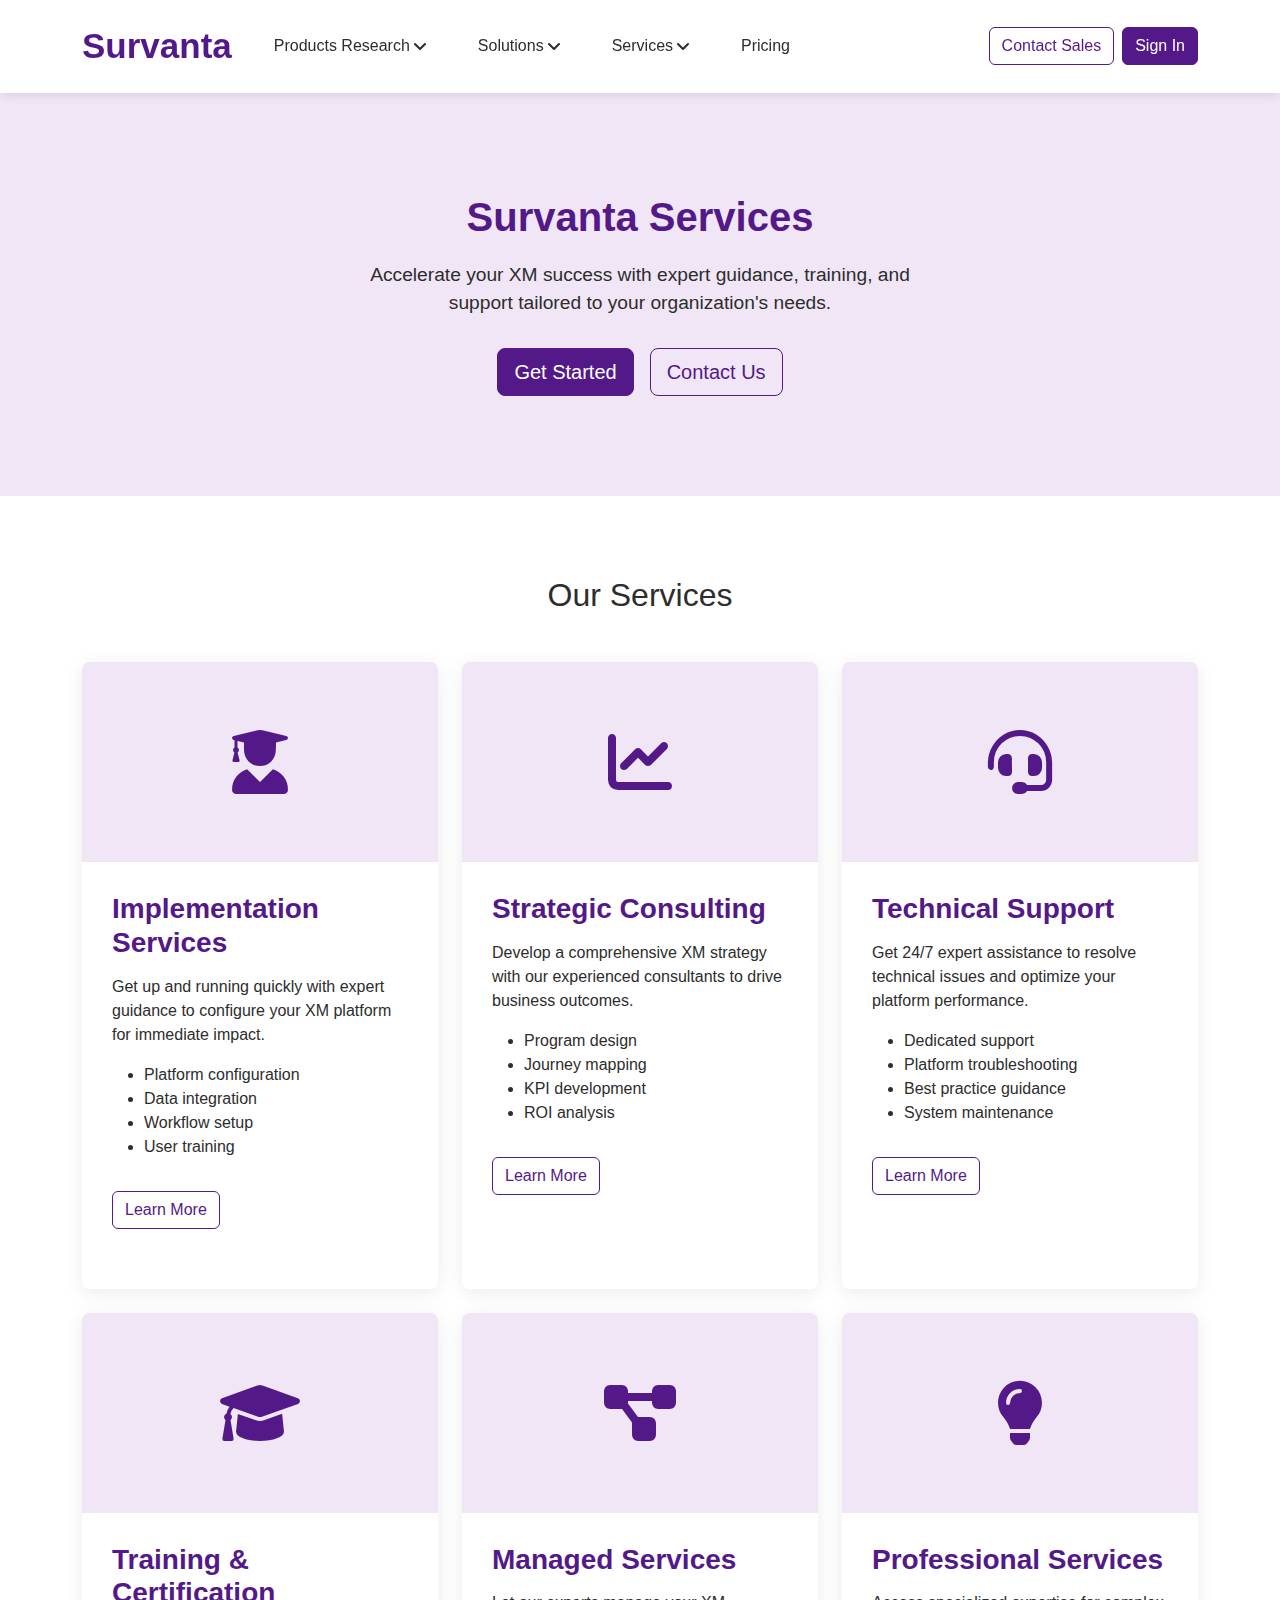
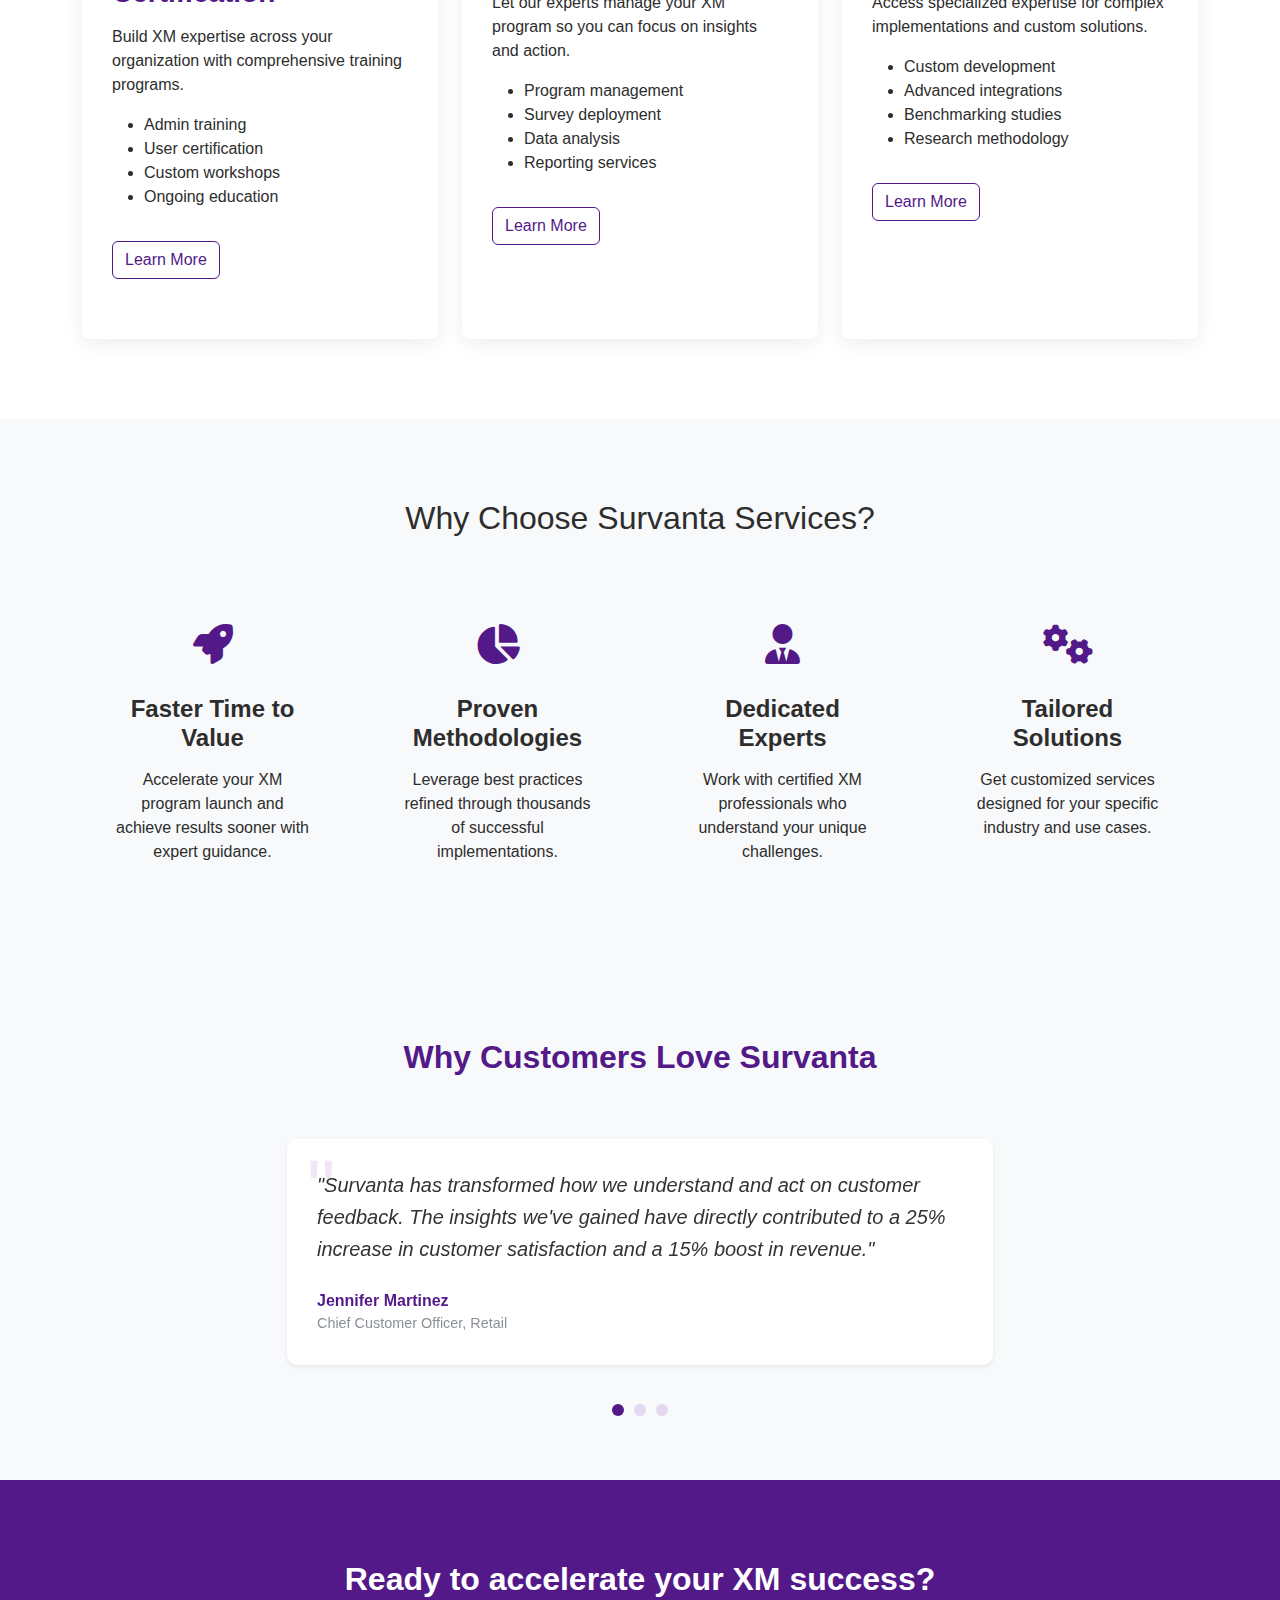
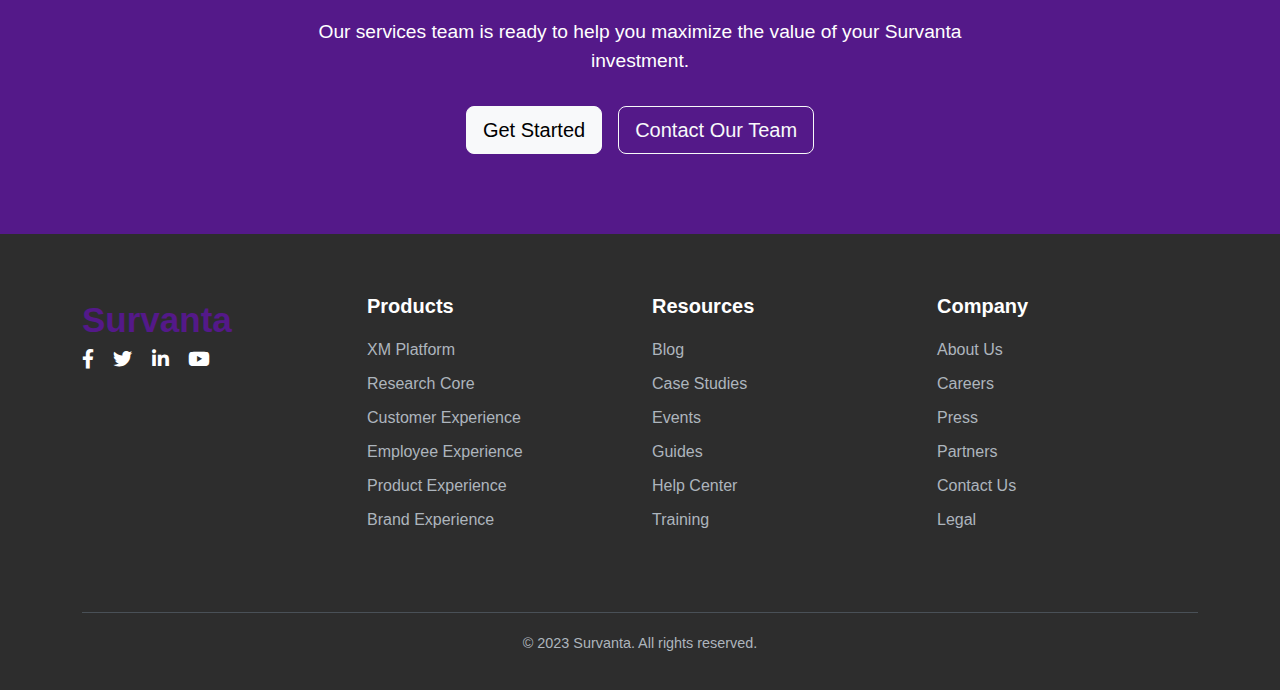
<file: services.html>
<!DOCTYPE html>
<html lang="en">
<head>
    <meta charset="UTF-8">
    <meta name="viewport" content="width=device-width, initial-scale=1.0">
    <title>Survanta Services | Expert Guidance & Support</title>
    <link href="https://cdn.jsdelivr.net/npm/bootstrap@5.3.0/dist/css/bootstrap.min.css" rel="stylesheet">
    <link rel="stylesheet" href="https://cdnjs.cloudflare.com/ajax/libs/font-awesome/6.0.0/css/all.min.css">
    
    <link rel="stylesheet" href="styles.css">

    <!-- Font Awesome for the chevron icon -->
    <link rel="stylesheet" href="https://cdnjs.cloudflare.com/ajax/libs/font-awesome/6.0.0/css/all.min.css">
    
    </head>
    <body>
    
    
    
    
    
    
   <!-- Navigation -->
<nav class="navbar navbar-expand-lg navbar-light sticky-top">
    <div class="container">
        <a class="navbar-brand" href="index.html">
            <div class="survanta">Survanta</div>
        </a>
        <button class="navbar-toggler" type="button" data-bs-toggle="collapse" data-bs-target="#navbarNavDropdown" aria-controls="navbarNavDropdown" aria-expanded="false" aria-label="Toggle navigation">
            <span class="navbar-toggler-icon"></span>
        </button>
        <div class="collapse navbar-collapse" id="navbarNavDropdown">
            <ul class="navbar-nav me-auto">
                <!-- Products Dropdown -->
                <li class="nav-item dropdown dropdown-mega">
                    <a class="nav-link dropdown-toggle" href="product-research.html" id="productsDropdown" role="button" data-bs-toggle="dropdown" aria-expanded="false">
                        Products Research
                        <i class="fa-solid fa-angle-down ms-1"></i>
                    </a>
                    <div class="dropdown-menu mega-menu" aria-labelledby="productsDropdown">
                        <div class="container">
                            <div class="row">
                                <div class="col-md-4">
                                    <h5>Platform</h5>
                                    <ul class="list-unstyled">
                                        <li><a class="dropdown-item" href="#">XM Platform</a></li>
                                        <li><a class="dropdown-item" href="#">Research Core</a></li>
                                        <li><a class="dropdown-item" href="#">Stats iQ</a></li>
                                        <li><a class="dropdown-item" href="#">Text iQ</a></li>
                                        <li><a class="dropdown-item" href="#">Driver iQ</a></li>
                                    </ul>
                                </div>
                                <div class="col-md-4">
                                    <h5>Solutions</h5>
                                    <ul class="list-unstyled">
                                        <li><a class="dropdown-item" href="#">Customer Experience</a></li>
                                        <li><a class="dropdown-item" href="#">Employee Experience</a></li>
                                        <li><a class="dropdown-item" href="#">Product Experience</a></li>
                                        <li><a class="dropdown-item" href="#">Brand Experience</a></li>
                                    </ul>
                                </div>
                                <div class="col-md-4">
                                    <h5>Features</h5>
                                    <ul class="list-unstyled">
                                        <li><a class="dropdown-item" href="#">Survey Software</a></li>
                                        <li><a class="dropdown-item" href="#">Dashboards</a></li>
                                        <li><a class="dropdown-item" href="#">Advanced Analytics</a></li>
                                        <li><a class="dropdown-item" href="#">Integrations</a></li>
                                    </ul>
                                </div>
                            </div>
                        </div>
                    </div>
                </li>
                
                <!-- Solutions Dropdown -->
                <li class="nav-item dropdown dropdown-mega">
                    <a class="nav-link dropdown-toggle" href="index.html" id="homeDropdown" role="button" data-bs-toggle="dropdown" aria-expanded="false">
                        Solutions
                        <i class="fa-solid fa-angle-down ms-1"></i>
                    </a>
                    <div class="dropdown-menu mega-menu" aria-labelledby="homeDropdown">
                        <div class="container">
                            <div class="row">
                                <div class="col-md-4">
                                    <h5>By Role</h5>
                                    <ul class="list-unstyled">
                                        <li><a class="dropdown-item" href="#">HR & People Teams</a></li>
                                        <li><a class="dropdown-item" href="#">Customer Experience</a></li>
                                        <li><a class="dropdown-item" href="#">Market Research</a></li>
                                        <li><a class="dropdown-item" href="#">Product Management</a></li>
                                        <li><a class="dropdown-item" href="#">Marketing Teams</a></li>
                                    </ul>
                                </div>
                                <div class="col-md-4">
                                    <h5>By Industry</h5>
                                    <ul class="list-unstyled">
                                        <li><a class="dropdown-item" href="#">Financial Services</a></li>
                                        <li><a class="dropdown-item" href="#">Healthcare</a></li>
                                        <li><a class="dropdown-item" href="#">Retail</a></li>
                                        <li><a class="dropdown-item" href="#">Technology</a></li>
                                        <li><a class="dropdown-item" href="#">Education</a></li>
                                    </ul>
                                </div>
                                <div class="col-md-4">
                                    <h5>By Need</h5>
                                    <ul class="list-unstyled">
                                        <li><a class="dropdown-item" href="#">Voice of Customer</a></li>
                                        <li><a class="dropdown-item" href="#">Employee Engagement</a></li>
                                        <li><a class="dropdown-item" href="#">Product Research</a></li>
                                        <li><a class="dropdown-item" href="#">Brand Tracking</a></li>
                                    </ul>
                                </div>
                            </div>
                        </div>
                    </div>
                </li>
                
                <!-- Services Dropdown -->
                <li class="nav-item dropdown dropdown-mega">
                    <a class="nav-link dropdown-toggle" href="services.html" id="servicesDropdown" role="button" data-bs-toggle="dropdown" aria-expanded="false">
                        Services
                        <i class="fa-solid fa-angle-down ms-1"></i>
                    </a>
                    <div class="dropdown-menu mega-menu" aria-labelledby="servicesDropdown">
                        <div class="container">
                            <div class="row">
                                <div class="col-md-3">
                                    <h5>Financial Services</h5>
                                    <ul class="list-unstyled">
                                        <li><a class="dropdown-item" href="#">Banking</a></li>
                                        <li><a class="dropdown-item" href="#">Insurance</a></li>
                                        <li><a class="dropdown-item" href="#">Wealth Management</a></li>
                                    </ul>
                                </div>
                                <div class="col-md-3">
                                    <h5>Healthcare</h5>
                                    <ul class="list-unstyled">
                                        <li><a class="dropdown-item" href="#">Providers</a></li>
                                        <li><a class="dropdown-item" href="#">Payers</a></li>
                                        <li><a class="dropdown-item" href="#">Pharmaceutical</a></li>
                                    </ul>
                                </div>
                                <div class="col-md-3">
                                    <h5>Retail & Hospitality</h5>
                                    <ul class="list-unstyled">
                                        <li><a class="dropdown-item" href="#">Retail</a></li>
                                        <li><a class="dropdown-item" href="#">Restaurants</a></li>
                                        <li><a class="dropdown-item" href="#">Travel</a></li>
                                    </ul>
                                </div>
                                <div class="col-md-3">
                                    <h5>Technology</h5>
                                    <ul class="list-unstyled">
                                        <li><a class="dropdown-item" href="#">Software</a></li>
                                        <li><a class="dropdown-item" href="#">Hardware</a></li>
                                        <li><a class="dropdown-item" href="#">Telecom</a></li>
                                    </ul>
                                </div>
                            </div>
                        </div>
                    </div>
                </li>
                
                <!-- Simple Link (no dropdown) -->
                <li class="nav-item">
                    <a class="nav-link" href="pricing.html">Pricing</a>
                </li>
            </ul>
            <div class="d-flex">
                <a href="#" class="btn btn-outline-primary me-2">Contact Sales</a>
                <a href="#" class="btn btn-primary">Sign In</a>
            </div>
        </div>
    </div>
</nav>

    <!-- Hero Section -->
    <section class="hero">
        <div class="container">
            <h1>Survanta Services</h1>
            <p>Accelerate your XM success with expert guidance, training, and support tailored to your organization's needs.</p>
            <div class="d-flex justify-content-center gap-3">
                <a href="#" class="btn btn-primary btn-lg">Get Started</a>
                <a href="#" class="btn btn-outline-primary btn-lg">Contact Us</a>
            </div>
        </div>
    </section>

    <!-- Services Section -->
    <section class="services-section">
        <div class="container">
            <h2 class="text-center mb-5">Our Services</h2>
            <div class="row">
                <div class="col-md-4">
                    <div class="service-card">
                        <div class="service-img">
                            <i class="fas fa-user-graduate"></i>
                        </div>
                        <div class="service-body">
                            <h3>Implementation Services</h3>
                            <p>Get up and running quickly with expert guidance to configure your XM platform for immediate impact.</p>
                            <ul>
                                <li>Platform configuration</li>
                                <li>Data integration</li>
                                <li>Workflow setup</li>
                                <li>User training</li>
                            </ul>
                            <a href="#" class="btn btn-outline-primary mt-3">Learn More</a>
                        </div>
                    </div>
                </div>
                <div class="col-md-4">
                    <div class="service-card">
                        <div class="service-img">
                            <i class="fas fa-chart-line"></i>
                        </div>
                        <div class="service-body">
                            <h3>Strategic Consulting</h3>
                            <p>Develop a comprehensive XM strategy with our experienced consultants to drive business outcomes.</p>
                            <ul>
                                <li>Program design</li>
                                <li>Journey mapping</li>
                                <li>KPI development</li>
                                <li>ROI analysis</li>
                            </ul>
                            <a href="#" class="btn btn-outline-primary mt-3">Learn More</a>
                        </div>
                    </div>
                </div>
                <div class="col-md-4">
                    <div class="service-card">
                        <div class="service-img">
                            <i class="fas fa-headset"></i>
                        </div>
                        <div class="service-body">
                            <h3>Technical Support</h3>
                            <p>Get 24/7 expert assistance to resolve technical issues and optimize your platform performance.</p>
                            <ul>
                                <li>Dedicated support</li>
                                <li>Platform troubleshooting</li>
                                <li>Best practice guidance</li>
                                <li>System maintenance</li>
                            </ul>
                            <a href="#" class="btn btn-outline-primary mt-3">Learn More</a>
                        </div>
                    </div>
                </div>
            </div>
            <div class="row mt-4">
                <div class="col-md-4">
                    <div class="service-card">
                        <div class="service-img">
                            <i class="fas fa-graduation-cap"></i>
                        </div>
                        <div class="service-body">
                            <h3>Training & Certification</h3>
                            <p>Build XM expertise across your organization with comprehensive training programs.</p>
                            <ul>
                                <li>Admin training</li>
                                <li>User certification</li>
                                <li>Custom workshops</li>
                                <li>Ongoing education</li>
                            </ul>
                            <a href="#" class="btn btn-outline-primary mt-3">Learn More</a>
                        </div>
                    </div>
                </div>
                <div class="col-md-4">
                    <div class="service-card">
                        <div class="service-img">
                            <i class="fas fa-project-diagram"></i>
                        </div>
                        <div class="service-body">
                            <h3>Managed Services</h3>
                            <p>Let our experts manage your XM program so you can focus on insights and action.</p>
                            <ul>
                                <li>Program management</li>
                                <li>Survey deployment</li>
                                <li>Data analysis</li>
                                <li>Reporting services</li>
                            </ul>
                            <a href="#" class="btn btn-outline-primary mt-3">Learn More</a>
                        </div>
                    </div>
                </div>
                <div class="col-md-4">
                    <div class="service-card">
                        <div class="service-img">
                            <i class="fas fa-lightbulb"></i>
                        </div>
                        <div class="service-body">
                            <h3>Professional Services</h3>
                            <p>Access specialized expertise for complex implementations and custom solutions.</p>
                            <ul>
                                <li>Custom development</li>
                                <li>Advanced integrations</li>
                                <li>Benchmarking studies</li>
                                <li>Research methodology</li>
                            </ul>
                            <a href="#" class="btn btn-outline-primary mt-3">Learn More</a>
                        </div>
                    </div>
                </div>
            </div>
        </div>
    </section>

    <!-- Benefits Section -->
    <section class="benefits-section">
        <div class="container">
            <h2 class="text-center mb-5">Why Choose Survanta Services?</h2>
            <div class="row">
                <div class="col-md-3">
                    <div class="benefit-item">
                        <div class="benefit-icon">
                            <i class="fas fa-rocket"></i>
                        </div>
                        <h4>Faster Time to Value</h4>
                        <p>Accelerate your XM program launch and achieve results sooner with expert guidance.</p>
                    </div>
                </div>
                <div class="col-md-3">
                    <div class="benefit-item">
                        <div class="benefit-icon">
                            <i class="fas fa-chart-pie"></i>
                        </div>
                        <h4>Proven Methodologies</h4>
                        <p>Leverage best practices refined through thousands of successful implementations.</p>
                    </div>
                </div>
                <div class="col-md-3">
                    <div class="benefit-item">
                        <div class="benefit-icon">
                            <i class="fas fa-user-tie"></i>
                        </div>
                        <h4>Dedicated Experts</h4>
                        <p>Work with certified XM professionals who understand your unique challenges.</p>
                    </div>
                </div>
                <div class="col-md-3">
                    <div class="benefit-item">
                        <div class="benefit-icon">
                            <i class="fas fa-cogs"></i>
                        </div>
                        <h4>Tailored Solutions</h4>
                        <p>Get customized services designed for your specific industry and use cases.</p>
                    </div>
                </div>
            </div>
        </div>
    </section>

     <!-- Testimonials Section -->
<section class="testimonials-section py-5" style="background-color: #f8f9fa;">
    <div class="container">
        <h2 class="text-center mb-5" style="color: #541989; font-weight: 700;">Why Customers Love Survanta</h2>
        <div id="testimonialCarousel" class="carousel slide" data-bs-ride="carousel">
            <div class="carousel-inner">
                <div class="carousel-item active">
                    <div class="row justify-content-center">
                        <div class="col-lg-8">
                            <div class="testimonial-card shadow-sm" style="background-color: white; border-radius: 10px; padding: 30px; position: relative;">
                                <div class="testimonial-content">
                                    <p class="fs-5" style="font-style: italic; color: #333; line-height: 1.6;">
                                        "Survanta has transformed how we understand and act on customer feedback. The insights we've gained have directly contributed to a 25% increase in customer satisfaction and a 15% boost in revenue."
                                    </p>
                                    <div class="testimonial-author mt-4" style="font-weight: 600; color: #541989;">
                                        Jennifer Martinez
                                    </div>
                                    <div class="testimonial-role" style="color: #6c757d; font-size: 0.9rem;">
                                        Chief Customer Officer, Retail
                                    </div>
                                </div>
                            </div>
                        </div>
                    </div>
                </div>
                <div class="carousel-item">
                    <div class="row justify-content-center">
                        <div class="col-lg-8">
                            <div class="testimonial-card shadow-sm" style="background-color: white; border-radius: 10px; padding: 30px; position: relative;">
                                <div class="testimonial-content">
                                    <p class="fs-5" style="font-style: italic; color: #333; line-height: 1.6;">
                                        "With Survanta, we've been able to create a culture of continuous feedback that has improved employee engagement scores by 30% and reduced turnover by 20% in key departments."
                                    </p>
                                    <div class="testimonial-author mt-4" style="font-weight: 600; color: #541989;">
                                        Robert Johnson
                                    </div>
                                    <div class="testimonial-role" style="color: #6c757d; font-size: 0.9rem;">
                                        VP of HR, Technology
                                    </div>
                                </div>
                            </div>
                        </div>
                    </div>
                </div>
                <div class="carousel-item">
                    <div class="row justify-content-center">
                        <div class="col-lg-8">
                            <div class="testimonial-card shadow-sm" style="background-color: white; border-radius: 10px; padding: 30px; position: relative;">
                                <div class="testimonial-content">
                                    <p class="fs-5" style="font-style: italic; color: #333; line-height: 1.6;">
                                        "The product research capabilities in Survanta have helped us reduce failed product launches by 40% by incorporating customer feedback at every stage of development."
                                    </p>
                                    <div class="testimonial-author mt-4" style="font-weight: 600; color: #541989;">
                                        Sarah Chen
                                    </div>
                                    <div class="testimonial-role" style="color: #6c757d; font-size: 0.9rem;">
                                        Director of Product, Consumer Goods
                                    </div>
                                </div>
                            </div>
                        </div>
                    </div>
                </div>
            </div>
            <div class="carousel-indicators mt-4" style="position: static;">
                <button type="button" data-bs-target="#testimonialCarousel" data-bs-slide-to="0" class="active" 
                        style="width: 12px; height: 12px; border-radius: 50%; background-color: #541989; border: none; margin: 0 5px;"></button>
                <button type="button" data-bs-target="#testimonialCarousel" data-bs-slide-to="1" 
                        style="width: 12px; height: 12px; border-radius: 50%; background-color: #d3b6e6; border: none; margin: 0 5px;"></button>
                <button type="button" data-bs-target="#testimonialCarousel" data-bs-slide-to="2" 
                        style="width: 12px; height: 12px; border-radius: 50%; background-color: #d3b6e6; border: none; margin: 0 5px;"></button>
            </div>
        </div>
    </div>
</section>

    <!-- CTA Section -->
    <section class="cta-section">
        <div class="container">
            <h2>Ready to accelerate your XM success?</h2>
            <p>Our services team is ready to help you maximize the value of your Survanta investment.</p>
            <div class="d-flex justify-content-center gap-3">
                <a href="#" class="btn btn-light btn-lg">Get Started</a>
                <a href="#" class="btn btn-outline-light btn-lg">Contact Our Team</a>
            </div>
        </div>
    </section>

    <!-- Footer -->
    <footer>
        <div class="container">
            <div class="row">
                <div class="col-lg-3 mb-4">
                    <div class="footer-logo">
                        <div class="survanta">Survanta</div>
                    </div>
                    <div class="social-icons">
                        <a href="#"><i class="fab fa-facebook-f"></i></a>
                        <a href="#"><i class="fab fa-twitter"></i></a>
                        <a href="#"><i class="fab fa-linkedin-in"></i></a>
                        <a href="#"><i class="fab fa-youtube"></i></a>
                    </div>
                </div>
                <div class="col-lg-3 col-md-6 mb-4">
                    <div class="footer-links">
                        <h5>Products</h5>
                        <ul>
                            <li><a href="#">XM Platform</a></li>
                            <li><a href="#">Research Core</a></li>
                            <li><a href="#">Customer Experience</a></li>
                            <li><a href="#">Employee Experience</a></li>
                            <li><a href="#">Product Experience</a></li>
                            <li><a href="#">Brand Experience</a></li>
                        </ul>
                    </div>
                </div>
                <div class="col-lg-3 col-md-6 mb-4">
                    <div class="footer-links">
                        <h5>Resources</h5>
                        <ul>
                            <li><a href="#">Blog</a></li>
                            <li><a href="#">Case Studies</a></li>
                            <li><a href="#">Events</a></li>
                            <li><a href="#">Guides</a></li>
                            <li><a href="#">Help Center</a></li>
                            <li><a href="#">Training</a></li>
                        </ul>
                    </div>
                </div>
                <div class="col-lg-3 col-md-6 mb-4">
                    <div class="footer-links">
                        <h5>Company</h5>
                        <ul>
                            <li><a href="#">About Us</a></li>
                            <li><a href="#">Careers</a></li>
                            <li><a href="#">Press</a></li>
                            <li><a href="#">Partners</a></li>
                            <li><a href="#">Contact Us</a></li>
                            <li><a href="#">Legal</a></li>
                        </ul>
                    </div>
                </div>
            </div>
            <div class="copyright text-center">
                <p>© 2023 Survanta. All rights reserved.</p>
            </div>
        </div>
    </footer>

    <script src="https://cdn.jsdelivr.net/npm/bootstrap@5.3.0/dist/js/bootstrap.bundle.min.js"></script>
    <script src="script.js"></script>
</body>
</html>
</file>
<file: styles.css>
:root {
            --qualtrics-purple: #541989;
            --qualtrics-light-purple: #f0e6f6;
            --qualtrics-dark: #2d2d2d;
            --qualtrics-gray: #6c757d;
            --qualtrics-light-gray: #f8f9fa;
        }
        
        body {
            font-family: 'Segoe UI', Tahoma, Geneva, Verdana, sans-serif;
            color: var(--qualtrics-dark);
        }
        .survanta {
            color: #541989;
            font-style: normal;
            font-weight: bold;
            font-size: 35px;
            font-family: 'Cursive', sans-serif;
          }
         /* Logo Slider Styles */
    .partners-section {
        overflow: hidden;
        position: relative;
    }
    
    .logo-slider {
        width: 100%;
        overflow: hidden;
        position: relative;
    }
    
    .logo-slider-track {
        display: flex;
        width: calc(250px * 10);
        animation: scroll 20s linear infinite;
    }
    
    .logo-slide {
        width: 250px;
        display: flex;
        align-items: center;
        justify-content: center;
        padding: 0 20px;
    }
    
    .partner-logo {
        height: 40px;
        filter: grayscale(100%);
        opacity: 0.7;
        transition: all 0.3s ease;
    }
    
    .partner-logo:hover {
        filter: grayscale(0);
        opacity: 1;
        transform: scale(1.1);
    }
    
    @keyframes scroll {
        0% {
            transform: translateX(0);
        }
        100% {
            transform: translateX(calc(-250px * 5));
        }
    }
    
    /* Responsive Adjustments */
    @media (max-width: 768px) {
        .logo-slide {
            width: 180px;
        }
        
        .logo-slider-track {
            width: calc(180px * 10);
            animation: scroll 15s linear infinite;
        }
        
        @keyframes scroll {
            100% {
                transform: translateX(calc(-180px * 5));
            }
        }
        
        .partner-logo {
            height: 30px;
        }
    }
    
    @media (max-width: 576px) {
        .logo-slide {
            width: 150px;
        }
        
        .logo-slider-track {
            width: calc(150px * 10);
            animation: scroll 12s linear infinite;
        }
        
        @keyframes scroll {
            100% {
                transform: translateX(calc(-150px * 5));
            }
        }
    }
        .navbar {
            background-color: white;
            box-shadow: 0 2px 10px rgba(0,0,0,0.1);
            padding: 15px 0;
        }
        
        .navbar-brand img {
            height: 30px;
        }
        
        .nav-link {
            color: var(--qualtrics-dark);
            font-weight: 500;
            margin: 0 10px;
        }
        
        .nav-link:hover {
            color: var(--qualtrics-purple);
        }
        
        .btn-primary {
            background-color: var(--qualtrics-purple);
            border-color: var(--qualtrics-purple);
        }
        
        .btn-outline-primary {
            color: var(--qualtrics-purple);
            border-color: var(--qualtrics-purple);
        }
        
        .btn-outline-primary:hover {
            background-color: var(--qualtrics-purple);
            color: white;
        }
        
        .hero {
            background-color: var(--qualtrics-light-purple);
            padding: 80px 0;
            text-align: center;
        }
        
        .hero h1 {
            font-weight: 700;
            color: var(--qualtrics-purple);
            margin-bottom: 20px;
        }
        
        .hero p {
            font-size: 1.2rem;
            max-width: 700px;
            margin: 0 auto 30px;
        }
        
        .pricing-section {
            padding: 60px 0;
        }
        
        .pricing-card {
            border-radius: 8px;
            overflow: hidden;
            box-shadow: 0 4px 20px rgba(0,0,0,0.08);
            margin-bottom: 30px;
            transition: transform 0.3s;
        }
        
        .pricing-card:hover {
            transform: translateY(-5px);
        }
        
        .pricing-header {
            background-color: var(--qualtrics-purple);
            color: white;
            padding: 30px;
            text-align: center;
        }
        
        .pricing-header h3 {
            font-weight: 700;
            margin-bottom: 10px;
        }
        
        .pricing-body {
            padding: 30px;
            background-color: white;
        }
        
        .price {
            font-size: 2.5rem;
            font-weight: 700;
            color: var(--qualtrics-purple);
            margin-bottom: 20px;
        }
        
        .price span {
            font-size: 1rem;
            font-weight: normal;
            color: var(--qualtrics-gray);
        }
        
        .feature-list {
            list-style: none;
            padding: 0;
            margin-bottom: 30px;
        }
        
        .feature-list li {
            padding: 8px 0;
            border-bottom: 1px solid #eee;
        }
        
        .feature-list li:last-child {
            border-bottom: none;
        }
        
        .feature-list i {
            color: var(--qualtrics-purple);
            margin-right: 10px;
        }
        
        .tab-content {
            padding: 30px 0;
        }
        
        .nav-tabs .nav-link {
            color: var(--qualtrics-gray);
            font-weight: 600;
            border: none;
            padding: 12px 20px;
        }
        
        .nav-tabs .nav-link.active {
            color: var(--qualtrics-purple);
            border-bottom: 3px solid var(--qualtrics-purple);
            background-color: transparent;
        }
        
        .comparison-table {
            width: 100%;
            border-collapse: collapse;
        }
        
        .comparison-table th, .comparison-table td {
            padding: 15px;
            text-align: left;
            border-bottom: 1px solid #eee;
        }
        
        .comparison-table th {
            font-weight: 600;
            color: var(--qualtrics-purple);
        }
        
        .comparison-table tr:last-child td {
            border-bottom: none;
        }
        
        .check-icon {
            color: var(--qualtrics-purple);
        }
        
        .faq-section {
            background-color: var(--qualtrics-light-gray);
            padding: 60px 0;
        }
        
        .faq-item {
            margin-bottom: 20px;
        }
        
        .faq-question {
            font-weight: 600;
            color: var(--qualtrics-purple);
            cursor: pointer;
            padding: 15px;
            background-color: white;
            border-radius: 5px;
            box-shadow: 0 2px 10px rgba(0,0,0,0.05);
        }
        
        .faq-answer {
            padding: 20px;
            background-color: white;
            border-radius: 0 0 5px 5px;
            margin-top: -5px;
            box-shadow: 0 2px 10px rgba(0,0,0,0.05);
            display: none;
        }
        
        .faq-answer.show {
            display: block;
        }
        
        .cta-section {
            background-color: var(--qualtrics-purple);
            color: white;
            padding: 80px 0;
            text-align: center;
        }
        
        .cta-section h2 {
            font-weight: 700;
            margin-bottom: 20px;
        }
        
        .cta-section p {
            font-size: 1.2rem;
            max-width: 700px;
            margin: 0 auto 30px;
        }
        
        footer {
            background-color: var(--qualtrics-dark);
            color: white;
            padding: 60px 0 20px;
        }
        
        .footer-logo img {
            height: 30px;
            margin-bottom: 20px;
        }
        
        .footer-links h5 {
            font-weight: 600;
            margin-bottom: 20px;
        }
        
        .footer-links ul {
            list-style: none;
            padding: 0;
        }
        
        .footer-links li {
            margin-bottom: 10px;
        }
        
        .footer-links a {
            color: #adb5bd;
            text-decoration: none;
        }
        
        .footer-links a:hover {
            color: white;
        }
        
        .social-icons a {
            color: white;
            font-size: 1.2rem;
            margin-right: 15px;
        }
        
        .copyright {
            border-top: 1px solid #495057;
            padding-top: 20px;
            margin-top: 40px;
            color: #adb5bd;
            font-size: 0.9rem;
        }
        
        @media (max-width: 768px) {
            .hero {
                padding: 60px 0;
            }
            
            .hero h1 {
                font-size: 2rem;
            }
            
            .pricing-card {
                margin-bottom: 20px;
            }
            
            .nav-tabs .nav-link {
                padding: 10px 15px;
                font-size: 0.9rem;
            }
        }

        :root {
            --qualtrics-purple: #541989;
            --qualtrics-light-purple: #f0e6f6;
            --qualtrics-dark: #2d2d2d;
            --qualtrics-gray: #6c757d;
            --qualtrics-light-gray: #f8f9fa;
        }
        
        body {
            font-family: 'Segoe UI', Tahoma, Geneva, Verdana, sans-serif;
            color: var(--qualtrics-dark);
        }
        
        .navbar {
            background-color: white;
            box-shadow: 0 2px 10px rgba(0,0,0,0.1);
            padding: 15px 0;
        }
        
        .navbar-brand img {
            height: 30px;
        }
        
        .nav-link {
            color: var(--qualtrics-dark);
            font-weight: 500;
            margin: 0 10px;
        }
        
        .nav-link:hover {
            color: var(--qualtrics-purple);
        }
        
        .btn-primary {
            background-color: var(--qualtrics-purple);
            border-color: var(--qualtrics-purple);
        }
        
        .btn-outline-primary {
            color: var(--qualtrics-purple);
            border-color: var(--qualtrics-purple);
        }
        
        .btn-outline-primary:hover {
            background-color: var(--qualtrics-purple);
            color: white;
        }
        
        .hero {
            background-color: var(--qualtrics-light-purple);
            padding: 100px 0;
            text-align: center;
            position: relative;
            overflow: hidden;
        }
        
        .hero h1 {
            font-weight: 700;
            color: var(--qualtrics-purple);
            margin-bottom: 20px;
        }
        
        .hero p {
            font-size: 1.2rem;
            max-width: 700px;
            margin: 0 auto 30px;
        }
        
        .services-section {
            padding: 80px 0;
        }
        
        .service-card {
            border-radius: 8px;
            overflow: hidden;
            box-shadow: 0 4px 20px rgba(0,0,0,0.08);
            margin-bottom: 30px;
            transition: transform 0.3s;
            height: 100%;
        }
        
        .service-card:hover {
            transform: translateY(-5px);
        }
        
        .service-img {
            height: 200px;
            background-color: var(--qualtrics-light-purple);
            display: flex;
            align-items: center;
            justify-content: center;
        }
        
        .service-img i {
            font-size: 4rem;
            color: var(--qualtrics-purple);
        }
        
        .service-body {
            padding: 30px;
            background-color: white;
        }
        
        .service-body h3 {
            font-weight: 700;
            color: var(--qualtrics-purple);
            margin-bottom: 15px;
        }
        
        .benefits-section {
            background-color: var(--qualtrics-light-gray);
            padding: 80px 0;
        }
        
        .benefit-item {
            text-align: center;
            padding: 30px;
        }
        
        .benefit-icon {
            font-size: 2.5rem;
            color: var(--qualtrics-purple);
            margin-bottom: 20px;
        }
        
        .benefit-item h4 {
            font-weight: 600;
            margin-bottom: 15px;
        }
        
        .testimonials-section {
            padding: 80px 0;
            background-color: white;
        }
        
        .testimonial-card {
            background-color: var(--qualtrics-light-gray);
            border-radius: 8px;
            padding: 30px;
            margin: 15px;
            position: relative;
        }
        
        .testimonial-card:before {
            content: '"';
            font-size: 5rem;
            color: var(--qualtrics-light-purple);
            position: absolute;
            top: 10px;
            left: 20px;
            line-height: 1;
        }
        
        .testimonial-content {
            position: relative;
            z-index: 1;
        }
        
        .testimonial-author {
            margin-top: 20px;
            font-weight: 600;
        }
        
        .testimonial-role {
            color: var(--qualtrics-gray);
            font-size: 0.9rem;
        }
        
        .carousel-indicators button {
            width: 10px;
            height: 10px;
            border-radius: 50%;
            background-color: var(--qualtrics-gray);
            border: none;
        }
        
        .carousel-indicators button.active {
            background-color: var(--qualtrics-purple);
        }
        
        .cta-section {
            background-color: var(--qualtrics-purple);
            color: white;
            padding: 80px 0;
            text-align: center;
        }
        
        .cta-section h2 {
            font-weight: 700;
            margin-bottom: 20px;
        }
        
        .cta-section p {
            font-size: 1.2rem;
            max-width: 700px;
            margin: 0 auto 30px;
        }
        
        footer {
            background-color: var(--qualtrics-dark);
            color: white;
            padding: 60px 0 20px;
        }
        
        .footer-logo img {
            height: 30px;
            margin-bottom: 20px;
        }
        
        .footer-links h5 {
            font-weight: 600;
            margin-bottom: 20px;
        }
        
        .footer-links ul {
            list-style: none;
            padding: 0;
        }
        
        .footer-links li {
            margin-bottom: 10px;
        }
        
        .footer-links a {
            color: #adb5bd;
            text-decoration: none;
        }
        
        .footer-links a:hover {
            color: white;
        }
        
        .social-icons a {
            color: white;
            font-size: 1.2rem;
            margin-right: 15px;
        }
        
        .copyright {
            border-top: 1px solid #495057;
            padding-top: 20px;
            margin-top: 40px;
            color: #adb5bd;
            font-size: 0.9rem;
        }
        
        @media (max-width: 768px) {
            .hero {
                padding: 60px 0;
            }
            
            .hero h1 {
                font-size: 2rem;
            }
            
            .service-card {
                margin-bottom: 20px;
            }
        }

        :root {
            --qualtrics-purple: #541989;
            --qualtrics-light-purple: #f0e6f6;
            --qualtrics-dark: #2d2d2d;
            --qualtrics-gray: #6c757d;
            --qualtrics-light-gray: #f8f9fa;
        }
        
        body {
            font-family: 'Segoe UI', Tahoma, Geneva, Verdana, sans-serif;
            color: var(--qualtrics-dark);
        }
        
        .navbar {
            background-color: white;
            box-shadow: 0 2px 10px rgba(0,0,0,0.1);
            padding: 15px 0;
        }
        
        .navbar-brand img {
            height: 30px;
        }
        
        .nav-link {
            color: var(--qualtrics-dark);
            font-weight: 500;
            margin: 0 10px;
        }
        
        .nav-link:hover {
            color: var(--qualtrics-purple);
        }
        
        .btn-primary {
            background-color: var(--qualtrics-purple);
            border-color: var(--qualtrics-purple);
        }
        
        .btn-outline-primary {
            color: var(--qualtrics-purple);
            border-color: var(--qualtrics-purple);
        }
        
        .btn-outline-primary:hover {
            background-color: var(--qualtrics-purple);
            color: white;
        }
        
        .hero {
            background-color: var(--qualtrics-light-purple);
            padding: 100px 0;
            position: relative;
            overflow: hidden;
        }
        
        .hero-content {
            position: relative;
            z-index: 2;
        }
        
        .hero h1 {
            font-weight: 700;
            color: var(--qualtrics-purple);
            margin-bottom: 20px;
        }
        
        .hero p {
            font-size: 1.2rem;
            max-width: 600px;
            margin-bottom: 30px;
        }
        
        .hero-image {
            position: absolute;
            right: 0;
            bottom: 0;
            max-width: 50%;
            height: auto;
            z-index: 1;
        }
        
        .features-section {
            padding: 80px 0;
        }
        
        .feature-card {
            text-align: center;
            padding: 30px;
            margin-bottom: 30px;
        }
        
        .feature-icon {
            font-size: 2.5rem;
            color: var(--qualtrics-purple);
            margin-bottom: 20px;
        }
        
        .feature-card h3 {
            font-weight: 600;
            margin-bottom: 15px;
        }
        
        .use-cases-section {
            background-color: var(--qualtrics-light-gray);
            padding: 80px 0;
        }
        
        .use-case-card {
            background-color: white;
            border-radius: 8px;
            padding: 30px;
            margin-bottom: 30px;
            box-shadow: 0 4px 20px rgba(0,0,0,0.08);
        }
        
        .use-case-card h3 {
            color: var(--qualtrics-purple);
            margin-bottom: 20px;
        }
        
        .use-case-card ul {
            padding-left: 20px;
        }
        
        .use-case-card li {
            margin-bottom: 10px;
        }
        
        .research-process {
            padding: 80px 0;
        }
        
        .process-step {
            display: flex;
            margin-bottom: 40px;
            align-items: center;
        }
        
        .step-number {
            background-color: var(--qualtrics-purple);
            color: white;
            width: 50px;
            height: 50px;
            border-radius: 50%;
            display: flex;
            align-items: center;
            justify-content: center;
            font-weight: 700;
            font-size: 1.5rem;
            margin-right: 30px;
            flex-shrink: 0;
        }
        
        .step-content {
            flex-grow: 1;
        }
        
        .step-content h4 {
            font-weight: 600;
            margin-bottom: 10px;
        }
        
        .testimonials-section {
            background-color: var(--qualtrics-purple);
            color: white;
            padding: 80px 0;
        }
        
        .testimonial-card {
            background-color: rgba(255,255,255,0.1);
            border-radius: 8px;
            padding: 30px;
            margin: 15px;
        }
        
        .testimonial-author {
            margin-top: 20px;
            font-weight: 600;
        }
        
        .testimonial-role {
            opacity: 0.8;
            font-size: 0.9rem;
        }
        
        .carousel-indicators button {
            width: 10px;
            height: 10px;
            border-radius: 50%;
            background-color: rgba(255,255,255,0.5);
            border: none;
        }
        
        .carousel-indicators button.active {
            background-color: white;
        }
        
        .cta-section {
            padding: 80px 0;
            text-align: center;
        }
        
        .cta-section h2 {
            font-weight: 700;
            margin-bottom: 20px;
        }
        
        .cta-section p {
            font-size: 1.2rem;
            max-width: 700px;
            margin: 0 auto 30px;
        }
        
        footer {
            background-color: var(--qualtrics-dark);
            color: white;
            padding: 60px 0 20px;
        }
        
        .footer-logo img {
            height: 30px;
            margin-bottom: 20px;
        }
        
        .footer-links h5 {
            font-weight: 600;
            margin-bottom: 20px;
        }
        
        .footer-links ul {
            list-style: none;
            padding: 0;
        }
        
        .footer-links li {
            margin-bottom: 10px;
        }
        
        .footer-links a {
            color: #adb5bd;
            text-decoration: none;
        }
        
        .footer-links a:hover {
            color: white;
        }
        
        .social-icons a {
            color: white;
            font-size: 1.2rem;
            margin-right: 15px;
        }
        
        .copyright {
            border-top: 1px solid #495057;
            padding-top: 20px;
            margin-top: 40px;
            color: #adb5bd;
            font-size: 0.9rem;
        }
        
        @media (max-width: 992px) {
            .hero {
                text-align: center;
                padding: 80px 0;
            }
            
            .hero-image {
                position: static;
                max-width: 100%;
                margin-top: 30px;
            }
            
            .hero p {
                margin-left: auto;
                margin-right: auto;
            }
            
            .process-step {
                flex-direction: column;
                align-items: flex-start;
            }
            
            .step-number {
                margin-right: 0;
                margin-bottom: 20px;
            }
        }
        
        @media (max-width: 768px) {
            .hero h1 {
                font-size: 2rem;
            }
        }

        :root {
            --qualtrics-purple: #541989;
            --qualtrics-light-purple: #f0e6f6;
            --qualtrics-dark: #2d2d2d;
            --qualtrics-gray: #6c757d;
            --qualtrics-light-gray: #f8f9fa;
        }
        
        body {
            font-family: 'Segoe UI', Tahoma, Geneva, Verdana, sans-serif;
            color: var(--qualtrics-dark);
        }
        
        .navbar {
            background-color: white;
            box-shadow: 0 2px 10px rgba(0,0,0,0.1);
            padding: 15px 0;
        }
        
        .navbar-brand img {
            height: 30px;
        }
        
        .nav-link {
            color: var(--qualtrics-dark);
            font-weight: 500;
            margin: 0 10px;
        }
        
        .nav-link:hover {
            color: var(--qualtrics-purple);
        }
        
        .btn-primary {
            background-color: var(--qualtrics-purple);
            border-color: var(--qualtrics-purple);
        }
        
        .btn-outline-primary {
            color: var(--qualtrics-purple);
            border-color: var(--qualtrics-purple);
        }
        
        .btn-outline-primary:hover {
            background-color: var(--qualtrics-purple);
            color: white;
        }
        
        .hero {
            background-color: var(--qualtrics-light-purple);
            padding: 100px 0;
            position: relative;
            overflow: hidden;
        }
        
        .hero-content {
            position: relative;
            z-index: 2;
        }
        
        .hero h1 {
            font-weight: 700;
            color: var(--qualtrics-purple);
            margin-bottom: 20px;
        }
        
        .hero p {
            font-size: 1.2rem;
            max-width: 600px;
            margin-bottom: 30px;
        }
        
        .hero-image {
            position: absolute;
            right: 0;
            bottom: 0;
            max-width: 50%;
            height: auto;
            z-index: 1;
        }
        
        .partners-section {
            padding: 40px 0;
            background-color: white;
        }
        
        .partner-logo {
            height: 40px;
            margin: 20px;
            filter: grayscale(100%);
            opacity: 0.7;
            transition: all 0.3s;
        }
        
        .partner-logo:hover {
            filter: grayscale(0);
            opacity: 1;
        }
        
        .solutions-section {
            padding: 80px 0;
            background-color: white;
        }
        
        .solution-card {
            border-radius: 8px;
            overflow: hidden;
            box-shadow: 0 4px 20px rgba(0,0,0,0.08);
            margin-bottom: 30px;
            transition: transform 0.3s;
            height: 100%;
        }
        
        .solution-card:hover {
            transform: translateY(-5px);
        }
        
        .solution-img {
            height: 200px;
            background-color: var(--qualtrics-light-purple);
            display: flex;
            align-items: center;
            justify-content: center;
        }
        
        .solution-img i {
            font-size: 4rem;
            color: var(--qualtrics-purple);
        }
        
        .solution-body {
            padding: 30px;
            background-color: white;
        }
        
        .solution-body h3 {
            font-weight: 700;
            color: var(--qualtrics-purple);
            margin-bottom: 15px;
        }
        
        .platform-section {
            background-color: var(--qualtrics-light-gray);
            padding: 80px 0;
        }
        
        .platform-feature {
            display: flex;
            align-items: center;
            margin-bottom: 40px;
        }
        
        .feature-icon {
            background-color: var(--qualtrics-purple);
            color: white;
            width: 60px;
            height: 60px;
            border-radius: 50%;
            display: flex;
            align-items: center;
            justify-content: center;
            font-size: 1.5rem;
            margin-right: 30px;
            flex-shrink: 0;
        }
        
        .feature-content {
            flex-grow: 1;
        }
        
        .feature-content h4 {
            font-weight: 600;
            margin-bottom: 10px;
        }
        
        .testimonials-section {
            padding: 80px 0;
            background-color: white;
        }
        
        .testimonial-card {
            background-color: var(--qualtrics-light-gray);
            border-radius: 8px;
            padding: 30px;
            margin: 15px;
            position: relative;
        }
        
        .testimonial-card:before {
            content: '"';
            font-size: 5rem;
            color: var(--qualtrics-light-purple);
            position: absolute;
            top: 10px;
            left: 20px;
            line-height: 1;
        }
        
        .testimonial-content {
            position: relative;
            z-index: 1;
        }
        
        .testimonial-author {
            margin-top: 20px;
            font-weight: 600;
        }
        
        .testimonial-role {
            color: var(--qualtrics-gray);
            font-size: 0.9rem;
        }
        
        .carousel-indicators button {
            width: 10px;
            height: 10px;
            border-radius: 50%;
            background-color: var(--qualtrics-gray);
            border: none;
        }
        
        .carousel-indicators button.active {
            background-color: var(--qualtrics-purple);
        }
        
        .resources-section {
            background-color: var(--qualtrics-light-purple);
            padding: 80px 0;
        }
        
        .resource-card {
            background-color: white;
            border-radius: 8px;
            overflow: hidden;
            box-shadow: 0 4px 20px rgba(0,0,0,0.08);
            margin-bottom: 30px;
        }
        
        .resource-img {
            height: 200px;
            background-color: var(--qualtrics-purple);
            display: flex;
            align-items: center;
            justify-content: center;
            color: white;
            font-size: 3rem;
        }
        
        .resource-body {
            padding: 30px;
        }
        
        .resource-body h4 {
            font-weight: 600;
            margin-bottom: 15px;
        }
        
        .cta-section {
            background-color: var(--qualtrics-purple);
            color: white;
            padding: 80px 0;
            text-align: center;
        }
        
        .cta-section h2 {
            font-weight: 700;
            margin-bottom: 20px;
        }
        
        .cta-section p {
            font-size: 1.2rem;
            max-width: 700px;
            margin: 0 auto 30px;
        }
        
        footer {
            background-color: var(--qualtrics-dark);
            color: white;
            padding: 60px 0 20px;
        }
        
        .footer-logo img {
            height: 30px;
            margin-bottom: 20px;
        }
        
        .footer-links h5 {
            font-weight: 600;
            margin-bottom: 20px;
        }
        
        .footer-links ul {
            list-style: none;
            padding: 0;
        }
        
        .footer-links li {
            margin-bottom: 10px;
        }
        
        .footer-links a {
            color: #adb5bd;
            text-decoration: none;
        }
        
        .footer-links a:hover {
            color: white;
        }
        
        .social-icons a {
            color: white;
            font-size: 1.2rem;
            margin-right: 15px;
        }
        
        .copyright {
            border-top: 1px solid #495057;
            padding-top: 20px;
            margin-top: 40px;
            color: #adb5bd;
            font-size: 0.9rem;
        }
        
        @media (max-width: 992px) {
            .hero {
                text-align: center;
                padding: 80px 0;
            }
            
            .hero-image {
                position: static;
                max-width: 100%;
                margin-top: 30px;
            }
            
            .hero p {
                margin-left: auto;
                margin-right: auto;
            }
            
            .platform-feature {
                flex-direction: column;
                text-align: center;
            }
            
            .feature-icon {
                margin-right: 0;
                margin-bottom: 20px;
            }
        }
        
        @media (max-width: 768px) {
            .hero h1 {
                font-size: 2rem;
            }
            
            .partner-logo {
                height: 30px;
                margin: 10px;
            }
        }

        /* Navbar Dropdown Styles */
    .dropdown-mega {
        position: static !important;
    }
    
    .mega-menu {
        width: 100%;
        left: 0;
        right: 0;
        padding: 20px;
        box-shadow: 0 10px 30px rgba(0,0,0,0.1);
        border: none;
        border-radius: 0;
        margin-top: 0;
    }
    
    .mega-menu .container {
        max-width: 1200px;
    }
    
    .mega-menu h5 {
        color: var(--qualtrics-purple);
        font-weight: 600;
        margin-bottom: 15px;
        font-size: 1rem;
    }
    
    .mega-menu .dropdown-item {
        padding: 8px 0;
        color: var(--qualtrics-dark);
        font-weight: 400;
        transition: all 0.2s;
    }
    
    .mega-menu .dropdown-item:hover {
        color: var(--qualtrics-purple);
        background: transparent;
        padding-left: 5px;
    }
    
    .dropdown-toggle::after {
        display: inline-block;
        margin-left: 0.5em;
        vertical-align: 0.15em;
        content: "";
        border-top: 0.35em solid;
        border-right: 0.35em solid transparent;
        border-bottom: 0;
        border-left: 0.35em solid transparent;
        transition: transform 0.2s;
    }
    
    .dropdown:hover .dropdown-toggle::after {
        transform: rotate(-180deg);
    }
    
    /* Navbar Hover Effects */
    .navbar-nav .nav-link {
        position: relative;
    }
    
    .navbar-nav .nav-link:after {
        content: '';
        position: absolute;
        bottom: 0;
        left: 0;
        width: 0;
        height: 2px;
        background-color: var(--qualtrics-purple);
        transition: width 0.3s;
    }
    
    .navbar-nav .nav-link:hover:after,
    .navbar-nav .nav-link.active:after {
        width: 100%;
    }
    
    /* Mobile Navbar Adjustments */
    @media (max-width: 992px) {
        .dropdown-mega {
            position: relative !important;
        }
        
        .mega-menu {
            width: auto;
            padding: 10px;
        }
        
        .mega-menu .row {
            display: block;
        }
        
        .mega-menu .col-md-4,
        .mega-menu .col-md-3 {
            width: 100%;
            margin-bottom: 15px;
        }
    }
    /* Navbar Dropdown Styles */
    .dropdown-arrow {
        font-size: 0.7rem;
        margin-left: 5px;
        transition: transform 0.2s;
    }
    
    .dropdown-toggle:not(.collapsed) .dropdown-arrow {
        transform: rotate(180deg);
    }
    
    /* Only show dropdown arrow for dropdown items */
    .nav-link:not(.dropdown-toggle) .dropdown-arrow {
        display: none !important;
    }
    
    /* Navbar Hover Effects */
    .navbar-nav .nav-link {
        position: relative;
        padding: 0.5rem 1rem;
    }
    
    .navbar-nav .nav-link:after {
        content: '';
        position: absolute;
        bottom: 0;
        left: 1rem;
        width: calc(100% - 2rem);
        height: 2px;
        background-color: var(--qualtrics-purple);
        transform: scaleX(0);
        transition: transform 0.3s;
    }
    
    .navbar-nav .nav-link:hover:after,
    .navbar-nav .nav-link.active:after {
        transform: scaleX(1);
    }
    
    /* Mega Menu Styles */
    .dropdown-mega {
        position: static !important;
    }
    
    .mega-menu {
        width: 100%;
        left: 0;
        right: 0;
        padding: 20px;
        box-shadow: 0 10px 30px rgba(0,0,0,0.1);
        border: none;
        border-radius: 0;
        margin-top: 0;
    }
    
    .mega-menu .container {
        max-width: 1200px;
    }
    
    .mega-menu h5 {
        color: var(--qualtrics-purple);
        font-weight: 600;
        margin-bottom: 15px;
        font-size: 1rem;
    }
    
    .dropdown-item {
        padding: 8px 0;
        color: var(--qualtrics-dark);
        font-weight: 400;
        transition: all 0.2s;
    }
    
    .dropdown-item:hover {
        color: var(--qualtrics-purple);
        background: transparent;
        padding-left: 5px;
    }
    
    /* Mobile adjustments */
    @media (max-width: 992px) {
        .dropdown-mega {
            position: relative !important;
        }
        
        .mega-menu {
            width: auto;
            padding: 10px;
        }
        
        .mega-menu .row {
            display: block;
        }
        
        .mega-menu .col-md-4,
        .mega-menu .col-md-3 {
            width: 100%;
            margin-bottom: 15px;
        }
    }

    /* Navbar Dropdown Styles */
    .dropdown-toggle-icon {
        font-size: 0.7rem;
        margin-left: 5px;
        transition: transform 0.2s;
        cursor: pointer;
    }
    
    .dropdown.show .dropdown-toggle-icon {
        transform: rotate(180deg);
    }
    
    /* Navbar Hover Effects */
    .navbar-nav .nav-item {
        position: relative;
        margin: 0 0.5rem;
    }
    
    .navbar-nav .nav-link {
        padding: 0.5rem 0;
        position: relative;
        display: flex;
        align-items: center;
    }
    
    .navbar-nav .nav-link::after {
        content: '';
        position: absolute;
        bottom: 0;
        left: 0;
        width: 100%;
        height: 2px;
        background-color: var(--qualtrics-purple);
        transform: scaleX(0);
        transform-origin: center;
        transition: transform 0.3s;
    }
    
    .navbar-nav .nav-link:hover::after,
    .navbar-nav .nav-link.active::after {
        transform: scaleX(1);
    }
    
    /* Mega Menu Styles */
    .dropdown-mega {
        position: static !important;
    }
    
    .mega-menu {
        width: 100%;
        left: 0;
        right: 0;
        padding: 20px;
        box-shadow: 0 10px 30px rgba(0,0,0,0.1);
        border: none;
        border-radius: 0;
        margin-top: 0;
    }
    
    .mega-menu .container {
        max-width: 1200px;
    }
    
    .mega-menu h5 {
        color: var(--qualtrics-purple);
        font-weight: 600;
        margin-bottom: 15px;
        font-size: 1rem;
    }
    
    .dropdown-item {
        padding: 8px 0;
        color: var(--qualtrics-dark);
        font-weight: 400;
        transition: all 0.2s;
    }
    
    .dropdown-item:hover {
        color: var(--qualtrics-purple);
        background: transparent;
        padding-left: 5px;
    }
    
    /* Mobile adjustments */
    @media (max-width: 992px) {
        .dropdown-mega {
            position: relative !important;
        }
        
        .mega-menu {
            width: auto;
            padding: 10px;
        }
        
        .mega-menu .row {
            display: block;
        }
        
        .mega-menu .col-md-4,
        .mega-menu .col-md-3 {
            width: 100%;
            margin-bottom: 15px;
        }
        
        .navbar-nav .nav-item {
            margin: 0;
        }
        
        .navbar-nav .nav-link {
            padding: 0.5rem 1rem;
        }
    }

    /* Mobile adjustments */
    @media (max-width: 992px) {
        .dropdown-mega {
            position: relative !important;
        }
        
        .mega-menu {
            width: auto;
            padding: 10px;
        }
        
        .mega-menu .row {
            display: block;
        }
        
        .mega-menu .col-md-4,
        .mega-menu .col-md-3 {
            width: 100%;
            margin-bottom: 15px;
        }
        
        .navbar-nav .nav-item {
            margin: 0;
        }
        
        .navbar-nav .nav-link {
            padding: 0.5rem 1rem;
        }
    }
    
/* Mobile Menu Styles */
@media (max-width: 992px) {
    .navbar-collapse {
        padding: 20px;
        background-color: white;
        margin-top: 10px;
        border-radius: 8px;
        box-shadow: 0 5px 15px rgba(0,0,0,0.1);
    }
    
    .dropdown-menu {
        border: none;
        box-shadow: none;
        padding-left: 20px;
    }
    
    .mega-menu {
        position: static !important;
        width: 100% !important;
    }
    
    .mega-menu .container {
        padding: 0;
    }
    
    .mega-menu .row {
        display: block;
    }
    
    .mega-menu .col-md-4,
    .mega-menu .col-md-3 {
        width: 100%;
        margin-bottom: 20px;
    }
    
    .btn {
        width: 100%;
        margin-bottom: 10px;
    }
}
</file>
